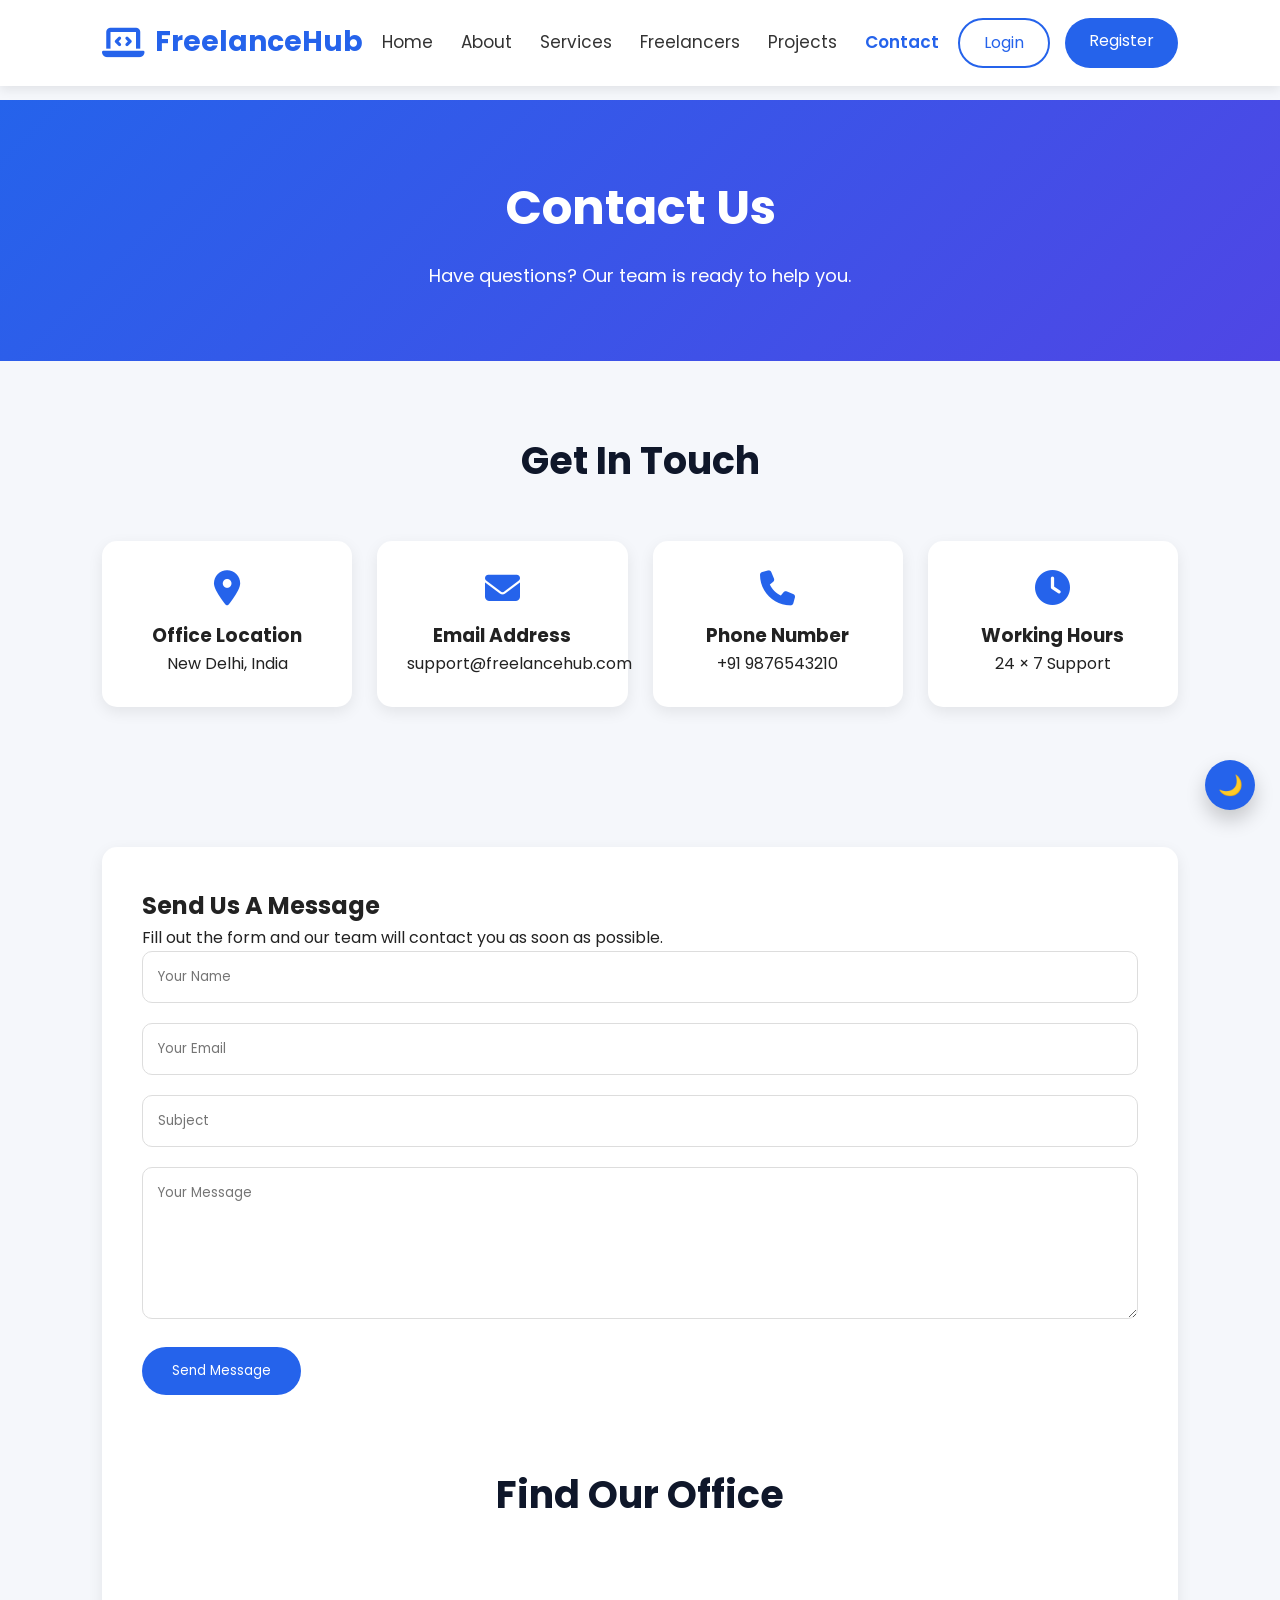
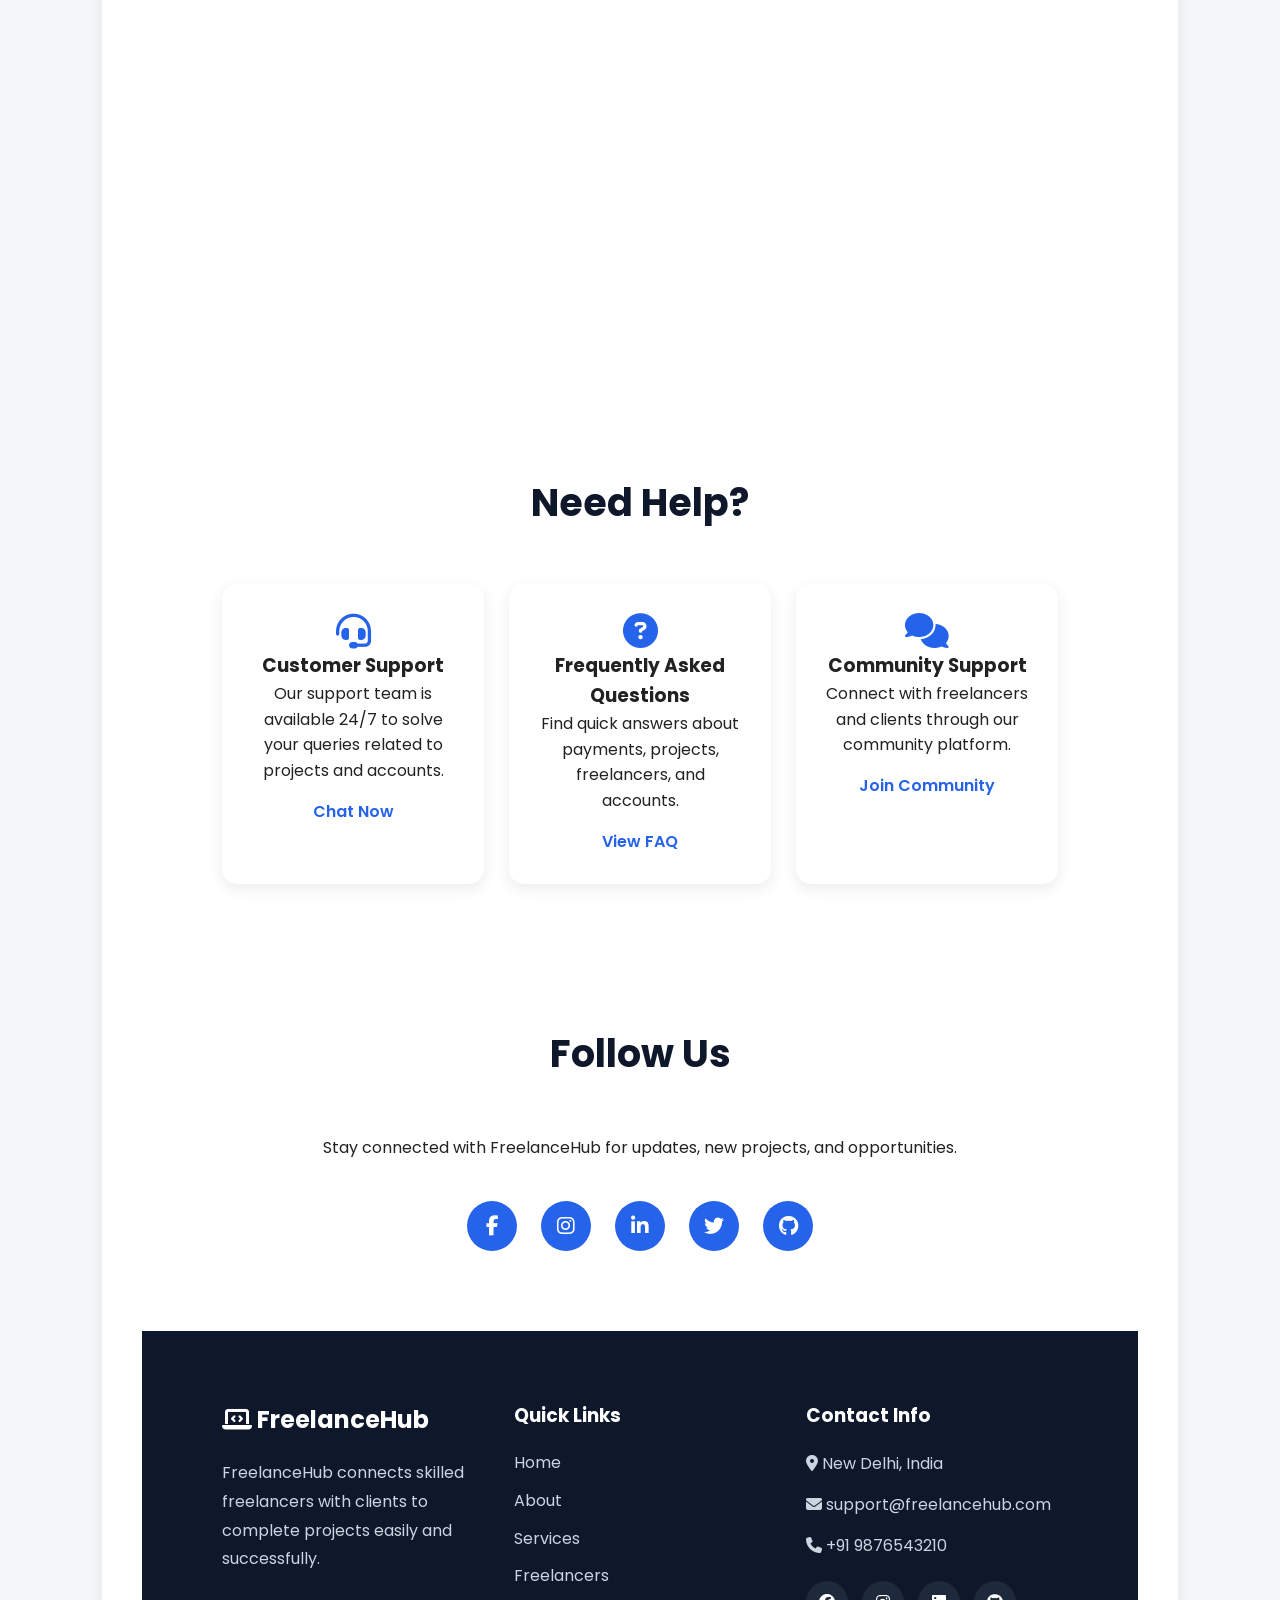
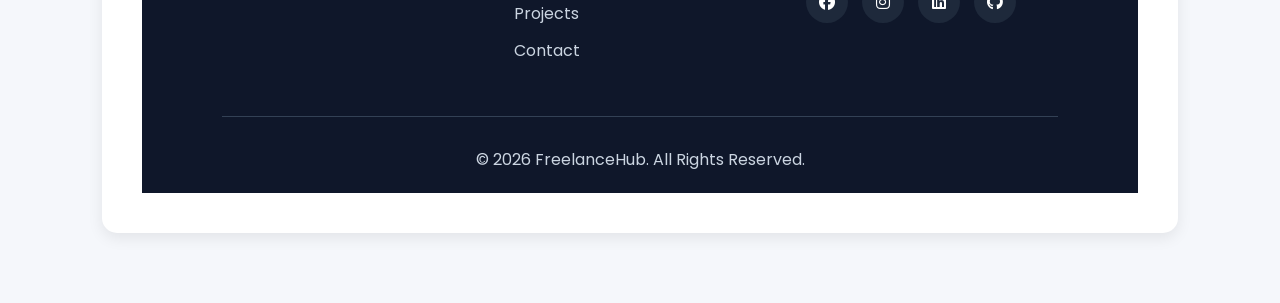
<file: contact.html>
<!DOCTYPE html>
<html lang="en">

<head>

<meta charset="UTF-8">

<meta name="viewport" content="width=device-width, initial-scale=1.0">

<title>Contact Us | FreelanceHub</title>


<link rel="stylesheet" href="style.css">


<link rel="stylesheet"
href="https://cdnjs.cloudflare.com/ajax/libs/font-awesome/6.6.0/css/all.min.css">


<link href="https://fonts.googleapis.com/css2?family=Poppins:wght@300;400;500;600;700&display=swap"
rel="stylesheet">


</head>


<body>


<!-- ================= HEADER ================= -->


<header>


<div class="logo">

<i class="fa-solid fa-laptop-code"></i>

<span>FreelanceHub</span>

</div>



<nav>


<ul>


<li><a href="index.html">Home</a></li>


<li><a href="about.html">About</a></li>


<li><a href="services.html">Services</a></li>


<li><a href="freelancers.html">Freelancers</a></li>


<li><a href="projects.html">Projects</a></li>


<li><a href="contact.html" class="active">Contact</a></li>


</ul>


</nav>



<div class="nav-btn">


<a href="login.html" class="login-btn">

Login

</a>


<a href="register.html" class="register-btn">

Register

</a>


</div>


</header>



<!-- ================= PAGE TITLE ================= -->


<section class="page-title">


<h1>

Contact Us

</h1>


<p>

Have questions? Our team is ready to help you.

</p>


</section>



<!-- ================= CONTACT INFORMATION ================= -->


<section class="contact-info">


<h2 class="section-title">

Get In Touch

</h2>



<div class="contact-container">



<div class="contact-card">


<i class="fa-solid fa-location-dot"></i>


<h3>

Office Location

</h3>


<p>

New Delhi, India

</p>


</div>



<div class="contact-card">


<i class="fa-solid fa-envelope"></i>


<h3>

Email Address

</h3>


<p>

support@freelancehub.com

</p>


</div>



<div class="contact-card">


<i class="fa-solid fa-phone"></i>


<h3>

Phone Number

</h3>


<p>

+91 9876543210

</p>


</div>



<div class="contact-card">


<i class="fa-solid fa-clock"></i>


<h3>

Working Hours

</h3>


<p>

24 × 7 Support

</p>


</div>



</div>


</section>



<!-- ================= CONTACT FORM ================= -->


<section class="contact-form-section">


<div class="form-container">


<div class="form-content">


<h2>

Send Us A Message

</h2>


<p>

Fill out the form and our team will contact you
as soon as possible.

</p>



<form>


<div class="input-group">


<input type="text"
placeholder="Your Name"
required>


</div>


<div class="input-group">


<input type="email"
placeholder="Your Email"
required>


</div>


<div class="input-group">


<input type="text"
placeholder="Subject"
required>


</div>


<div class="input-group">


<textarea rows="6"
placeholder="Your Message"></textarea>


</div>


<button type="submit">

Send Message

</button>


</form>


</div>


<!-- ================= MAP SECTION ================= -->

<section class="map-section">

    <h2 class="section-title">

        Find Our Office

    </h2>


    <div class="map-container">

        <iframe

        src="https://maps.google.com/maps?q=New%20Delhi%20India&t=&z=13&ie=UTF8&iwloc=&output=embed"

        width="100%"

        height="350"

        style="border:0;"

        allowfullscreen=""

        loading="lazy">

        </iframe>

    </div>


</section>



<!-- ================= SUPPORT SECTION ================= -->


<section class="support-section">


<h2 class="section-title">

Need Help?

</h2>



<div class="support-container">



<div class="support-card">


<i class="fa-solid fa-headset"></i>


<h3>

Customer Support

</h3>


<p>

Our support team is available 24/7 to solve
your queries related to projects and accounts.

</p>


<a href="messages.html">

Chat Now

</a>


</div>




<div class="support-card">


<i class="fa-solid fa-circle-question"></i>


<h3>

Frequently Asked Questions

</h3>


<p>

Find quick answers about payments,
projects, freelancers, and accounts.

</p>


<a href="faq.html">

View FAQ

</a>


</div>




<div class="support-card">


<i class="fa-solid fa-comments"></i>


<h3>

Community Support

</h3>


<p>

Connect with freelancers and clients
through our community platform.

</p>


<a href="register.html">

Join Community

</a>


</div>



</div>


</section>




<!-- ================= SOCIAL MEDIA ================= -->


<section class="social-section">


<h2 class="section-title">

Follow Us

</h2>



<p>

Stay connected with FreelanceHub for updates,
new projects, and opportunities.

</p>



<div class="social-large">


<a href="#">

<i class="fab fa-facebook-f"></i>

</a>



<a href="#">

<i class="fab fa-instagram"></i>

</a>



<a href="#">

<i class="fab fa-linkedin-in"></i>

</a>



<a href="#">

<i class="fab fa-twitter"></i>

</a>



<a href="#">

<i class="fab fa-github"></i>

</a>



</div>



</section>

<!-- ================= FOOTER ================= -->

<footer>


<div class="footer-container">


<div class="footer-box">


<h2>

<i class="fa-solid fa-laptop-code"></i>

FreelanceHub

</h2>


<p>

FreelanceHub connects skilled freelancers
with clients to complete projects easily
and successfully.

</p>


</div>




<div class="footer-box">


<h3>

Quick Links

</h3>


<ul>


<li>

<a href="index.html">

Home

</a>

</li>


<li>

<a href="about.html">

About

</a>

</li>


<li>

<a href="services.html">

Services

</a>

</li>


<li>

<a href="freelancers.html">

Freelancers

</a>

</li>


<li>

<a href="projects.html">

Projects

</a>

</li>


<li>

<a href="contact.html">

Contact

</a>

</li>


</ul>


</div>




<div class="footer-box">


<h3>

Contact Info

</h3>


<p>

<i class="fa-solid fa-location-dot"></i>

New Delhi, India

</p>


<p>

<i class="fa-solid fa-envelope"></i>

support@freelancehub.com

</p>


<p>

<i class="fa-solid fa-phone"></i>

+91 9876543210

</p>



<div class="social-icons">


<a href="#">

<i class="fab fa-facebook"></i>

</a>


<a href="#">

<i class="fab fa-instagram"></i>

</a>


<a href="#">

<i class="fab fa-linkedin"></i>

</a>


<a href="#">

<i class="fab fa-github"></i>

</a>


</div>



</div>


</div>



<hr>



<div class="copyright">


<p>

© 2026 FreelanceHub. All Rights Reserved.

</p>


</div>



</footer>




<!-- ================= JAVASCRIPT ================= -->


<script src="app.js"></script>



</body>

</html>
</file>
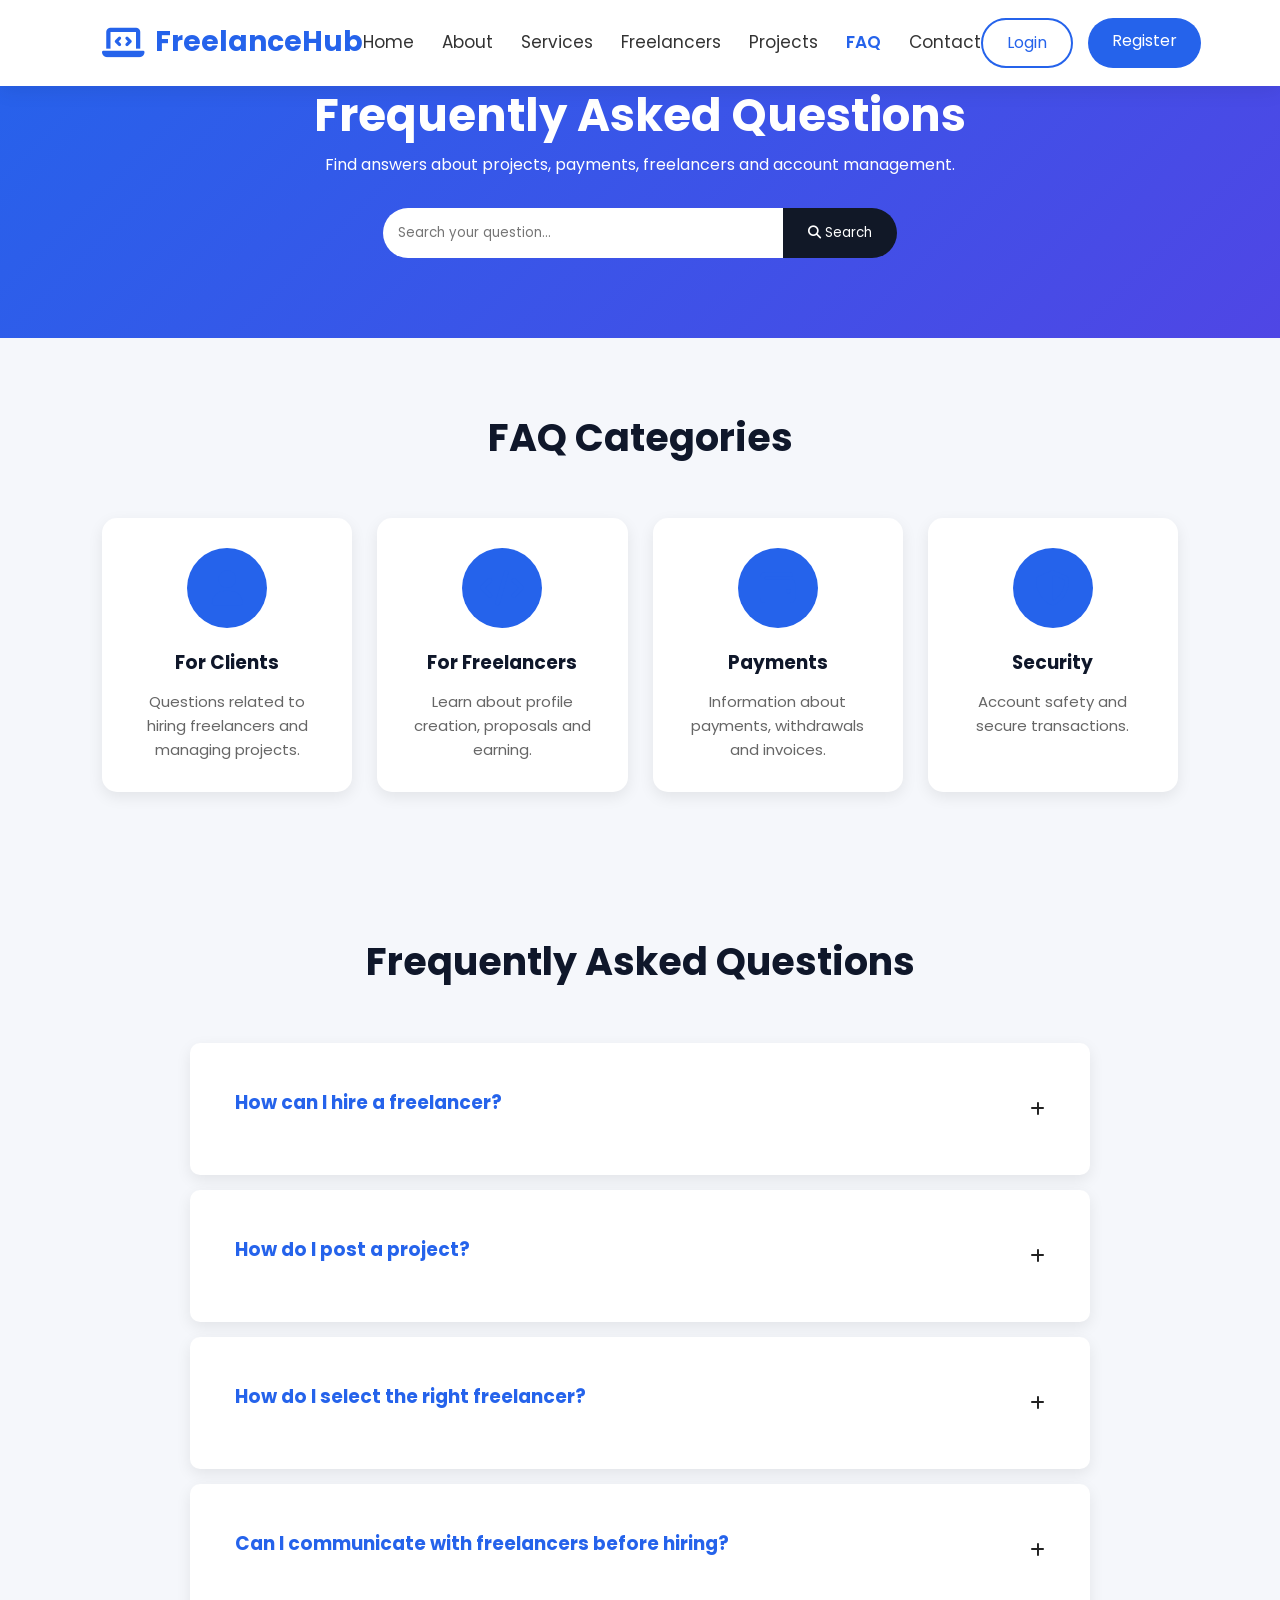
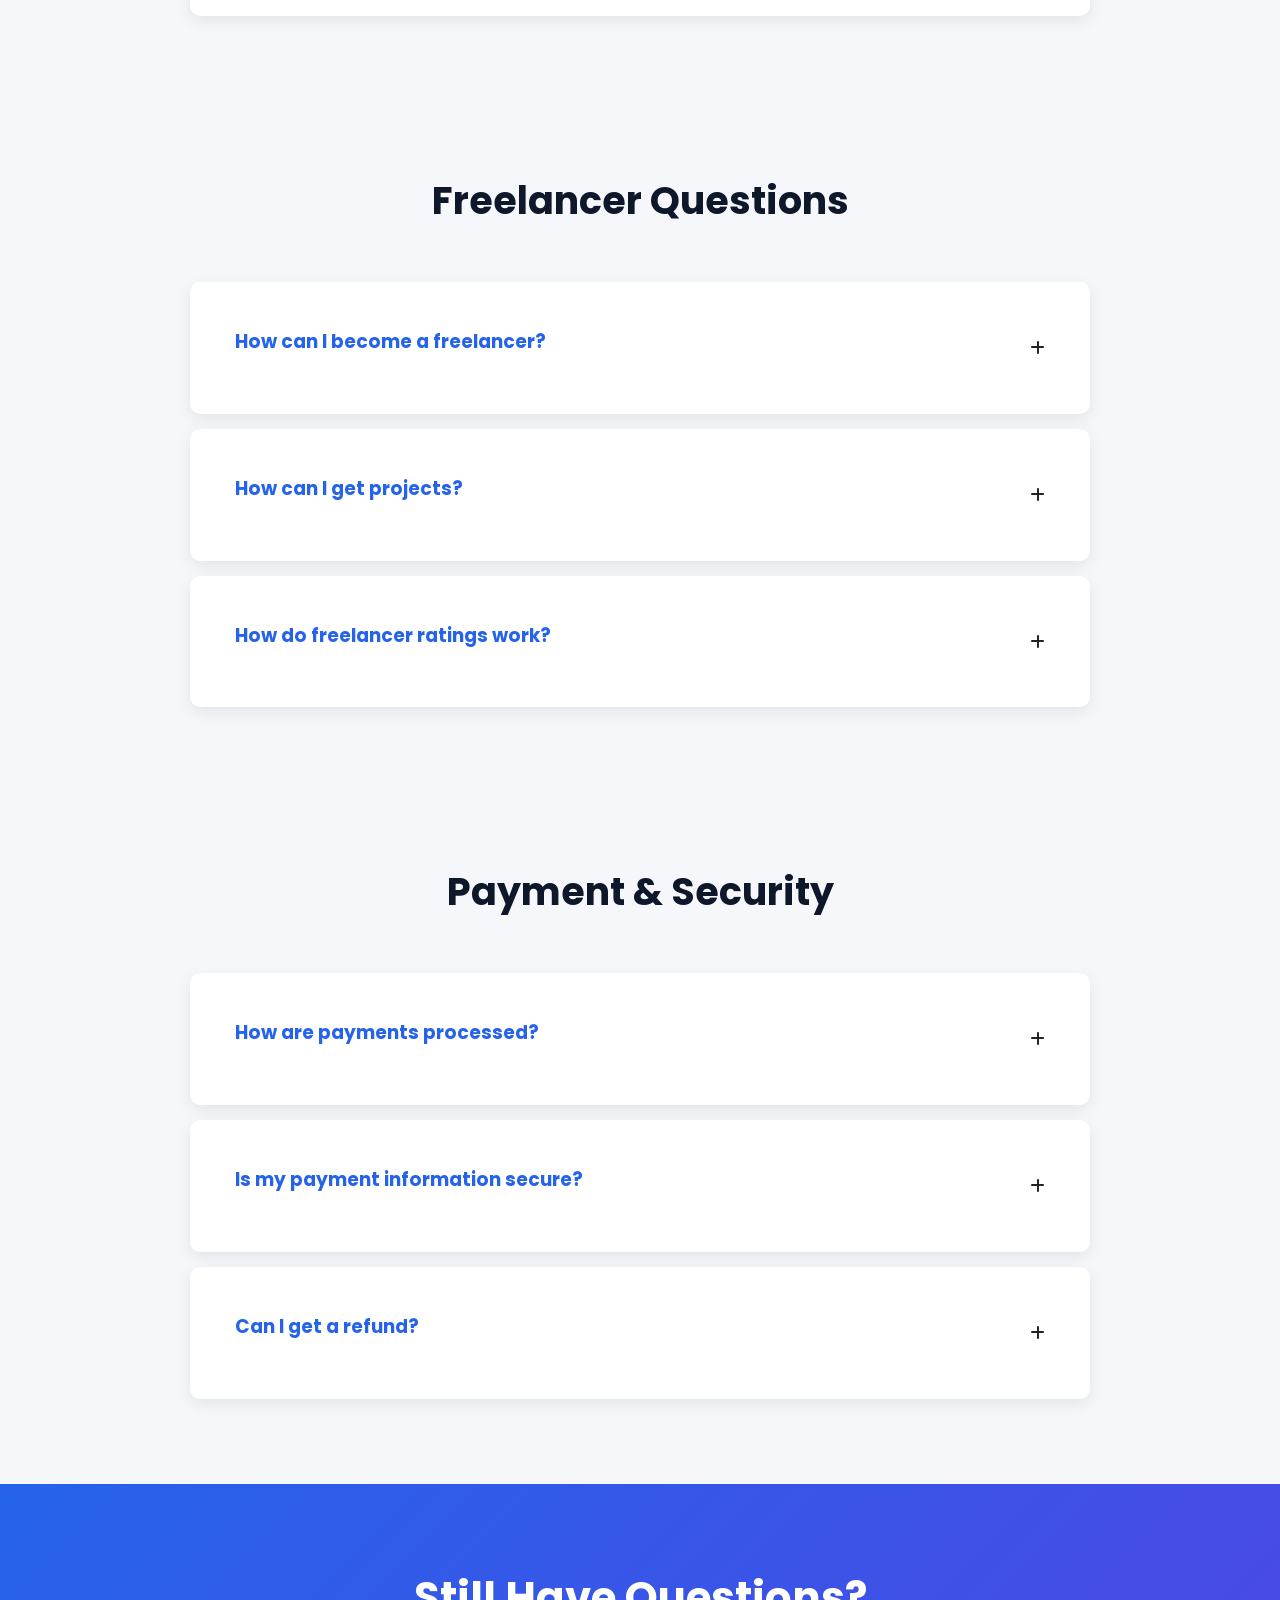
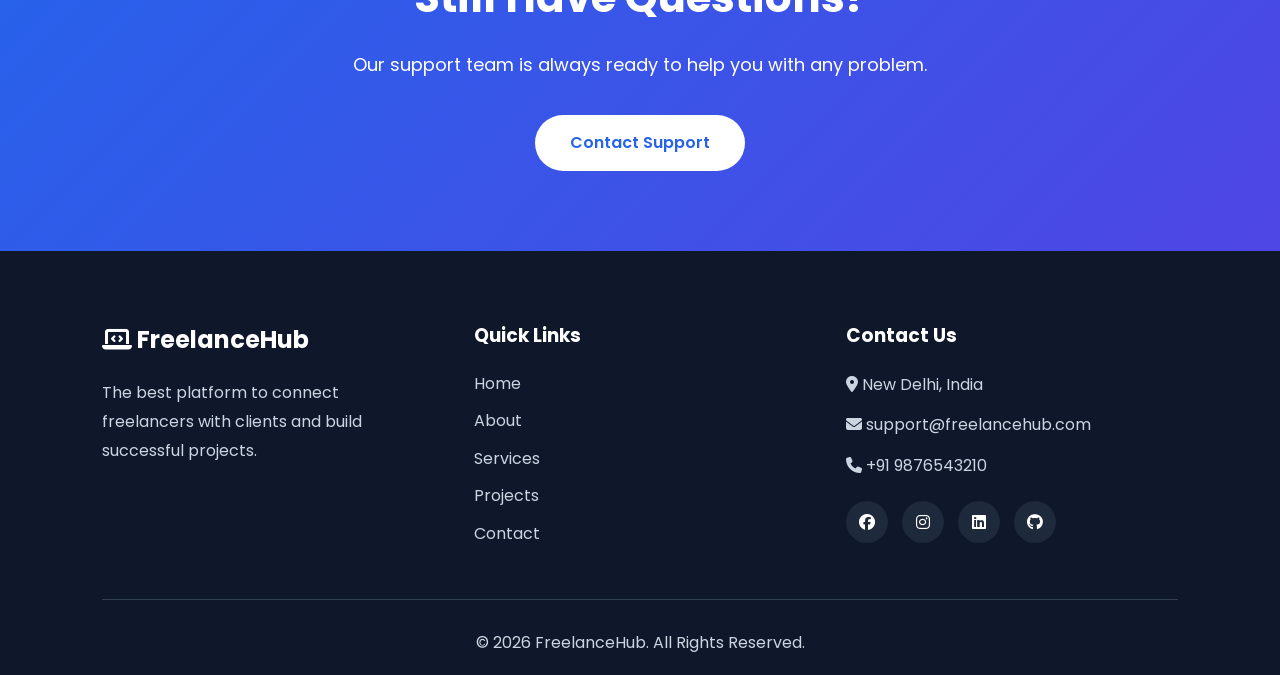
<file: faq.html>
<!DOCTYPE html>
<html lang="en">

<head>

<meta charset="UTF-8">

<meta name="viewport" content="width=device-width, initial-scale=1.0">

<title>FAQ | FreelanceHub</title>


<link rel="stylesheet" href="style.css">


<link rel="stylesheet"
href="https://cdnjs.cloudflare.com/ajax/libs/font-awesome/6.6.0/css/all.min.css">


<link href="https://fonts.googleapis.com/css2?family=Poppins:wght@300;400;500;600;700&display=swap"
rel="stylesheet">


</head>


<body>


<!-- ================= HEADER ================= -->


<header>


<div class="logo">

<i class="fa-solid fa-laptop-code"></i>

<span>FreelanceHub</span>

</div>



<nav>

<ul>

<li>
<a href="index.html">
Home
</a>
</li>


<li>
<a href="about.html">
About
</a>
</li>


<li>
<a href="services.html">
Services
</a>
</li>


<li>
<a href="freelancers.html">
Freelancers
</a>
</li>


<li>
<a href="projects.html">
Projects
</a>
</li>


<li>
<a href="faq.html" class="active">
FAQ
</a>
</li>


<li>
<a href="contact.html">
Contact
</a>
</li>

</ul>

</nav>



<div class="nav-btn">


<a href="login.html" class="login-btn">

Login

</a>


<a href="register.html" class="register-btn">

Register

</a>


</div>


</header>



<!-- ================= FAQ HERO ================= -->


<section class="faq-hero">


<h1>

Frequently Asked Questions

</h1>


<p>

Find answers about projects, payments,
freelancers and account management.

</p>



<div class="faq-search">


<input type="text"
placeholder="Search your question...">


<button>

<i class="fa-solid fa-search"></i>

Search

</button>


</div>


</section>




<!-- ================= FAQ CATEGORY ================= -->


<section class="faq-category">


<h2 class="section-title">

FAQ Categories

</h2>



<div class="category-container">


<div class="category-card">


<i class="fa-solid fa-user"></i>


<h3>

For Clients

</h3>


<p>

Questions related to hiring freelancers
and managing projects.

</p>


</div>



<div class="category-card">


<i class="fa-solid fa-code"></i>


<h3>

For Freelancers

</h3>


<p>

Learn about profile creation,
proposals and earning.

</p>


</div>



<div class="category-card">


<i class="fa-solid fa-wallet"></i>


<h3>

Payments

</h3>


<p>

Information about payments,
withdrawals and invoices.

</p>


</div>



<div class="category-card">


<i class="fa-solid fa-shield-halved"></i>


<h3>

Security

</h3>


<p>

Account safety and secure transactions.

</p>


</div>



</div>


</section>

<!-- ================= CLIENT FAQ ================= -->

<section class="faq-section">


<h2 class="section-title">

Frequently Asked Questions

</h2>



<div class="faq-container">



<div class="faq-item">


<div class="faq-question">


<h3>

How can I hire a freelancer?

</h3>


<i class="fa-solid fa-plus"></i>


</div>


<div class="faq-answer">


<p>

You can create an account, search for skilled
freelancers, check their profiles, and send
a project request.

</p>


</div>


</div>




<div class="faq-item">


<div class="faq-question">


<h3>

How do I post a project?

</h3>


<i class="fa-solid fa-plus"></i>


</div>


<div class="faq-answer">


<p>

After registration, go to the Projects section,
click on "Post Project", add requirements,
budget and submit.

</p>


</div>


</div>




<div class="faq-item">


<div class="faq-question">


<h3>

How do I select the right freelancer?

</h3>


<i class="fa-solid fa-plus"></i>


</div>


<div class="faq-answer">


<p>

You can check freelancer ratings,
previous projects, skills, experience,
and client reviews before hiring.

</p>


</div>


</div>




<div class="faq-item">


<div class="faq-question">


<h3>

Can I communicate with freelancers before hiring?

</h3>


<i class="fa-solid fa-plus"></i>


</div>


<div class="faq-answer">


<p>

Yes, FreelanceHub provides a messaging
system where clients and freelancers can
discuss project requirements.

</p>


</div>


</div>


</div>


</section>




<!-- ================= FREELANCER FAQ ================= -->


<section class="faq-section">


<h2 class="section-title">

Freelancer Questions

</h2>



<div class="faq-container">



<div class="faq-item">


<div class="faq-question">


<h3>

How can I become a freelancer?

</h3>


<i class="fa-solid fa-plus"></i>


</div>


<div class="faq-answer">


<p>

Register as a freelancer, complete your
profile, add skills, portfolio and start
applying for projects.

</p>


</div>


</div>




<div class="faq-item">


<div class="faq-question">


<h3>

How can I get projects?

</h3>


<i class="fa-solid fa-plus"></i>


</div>


<div class="faq-answer">


<p>

Browse available projects and submit
professional proposals according to your
skills and experience.

</p>


</div>


</div>




<div class="faq-item">


<div class="faq-question">


<h3>

How do freelancer ratings work?

</h3>


<i class="fa-solid fa-plus"></i>


</div>


<div class="faq-answer">


<p>

Clients can rate freelancers after project
completion. Higher ratings improve your
profile visibility.

</p>


</div>


</div>



</div>


</section>




<!-- ================= PAYMENT FAQ ================= -->


<section class="faq-section">


<h2 class="section-title">

Payment & Security

</h2>



<div class="faq-container">



<div class="faq-item">


<div class="faq-question">


<h3>

How are payments processed?

</h3>


<i class="fa-solid fa-plus"></i>


</div>


<div class="faq-answer">


<p>

Payments are processed securely through
our platform after project milestones are
completed.

</p>


</div>


</div>




<div class="faq-item">


<div class="faq-question">


<h3>

Is my payment information secure?

</h3>


<i class="fa-solid fa-plus"></i>


</div>


<div class="faq-answer">


<p>

Yes, FreelanceHub uses secure payment
methods to protect user information and
transactions.

</p>


</div>


</div>




<div class="faq-item">


<div class="faq-question">


<h3>

Can I get a refund?

</h3>


<i class="fa-solid fa-plus"></i>


</div>


<div class="faq-answer">


<p>

Refund policies depend on project status,
agreements and platform guidelines.

</p>


</div>


</div>



</div>


</section>

<!-- ================= CTA SECTION ================= -->

<section class="cta">


<h2>

Still Have Questions?

</h2>


<p>

Our support team is always ready to help
you with any problem.

</p>


<a href="contact.html" class="cta-btn">

Contact Support

</a>


</section>



<!-- ================= FOOTER ================= -->


<footer>


<div class="footer-container">


<div class="footer-box">


<h2>

<i class="fa-solid fa-laptop-code"></i>

FreelanceHub

</h2>


<p>

The best platform to connect freelancers
with clients and build successful projects.

</p>


</div>




<div class="footer-box">


<h3>

Quick Links

</h3>


<ul>


<li>

<a href="index.html">

Home

</a>

</li>


<li>

<a href="about.html">

About

</a>

</li>


<li>

<a href="services.html">

Services

</a>

</li>


<li>

<a href="projects.html">

Projects

</a>

</li>


<li>

<a href="contact.html">

Contact

</a>

</li>


</ul>


</div>




<div class="footer-box">


<h3>

Contact Us

</h3>


<p>

<i class="fa-solid fa-location-dot"></i>

New Delhi, India

</p>


<p>

<i class="fa-solid fa-envelope"></i>

support@freelancehub.com

</p>


<p>

<i class="fa-solid fa-phone"></i>

+91 9876543210

</p>



<div class="social-icons">


<a href="#">

<i class="fab fa-facebook"></i>

</a>


<a href="#">

<i class="fab fa-instagram"></i>

</a>


<a href="#">

<i class="fab fa-linkedin"></i>

</a>


<a href="#">

<i class="fab fa-github"></i>

</a>


</div>


</div>


</div>



<hr>



<div class="copyright">


<p>

© 2026 FreelanceHub. All Rights Reserved.

</p>


</div>



</footer>



<!-- ================= JAVASCRIPT ================= -->


<script>


const faqItems = document.querySelectorAll(".faq-item");


faqItems.forEach(item => {


    const question = item.querySelector(".faq-question");


    question.addEventListener("click",()=>{


        item.classList.toggle("active");


        let icon = question.querySelector("i");


        if(item.classList.contains("active")){

            icon.classList.remove("fa-plus");

            icon.classList.add("fa-minus");

        }

        else{

            icon.classList.remove("fa-minus");

            icon.classList.add("fa-plus");

        }


    });


});


</script>



<script src="app.js"></script>



</body>

</html>
</file>
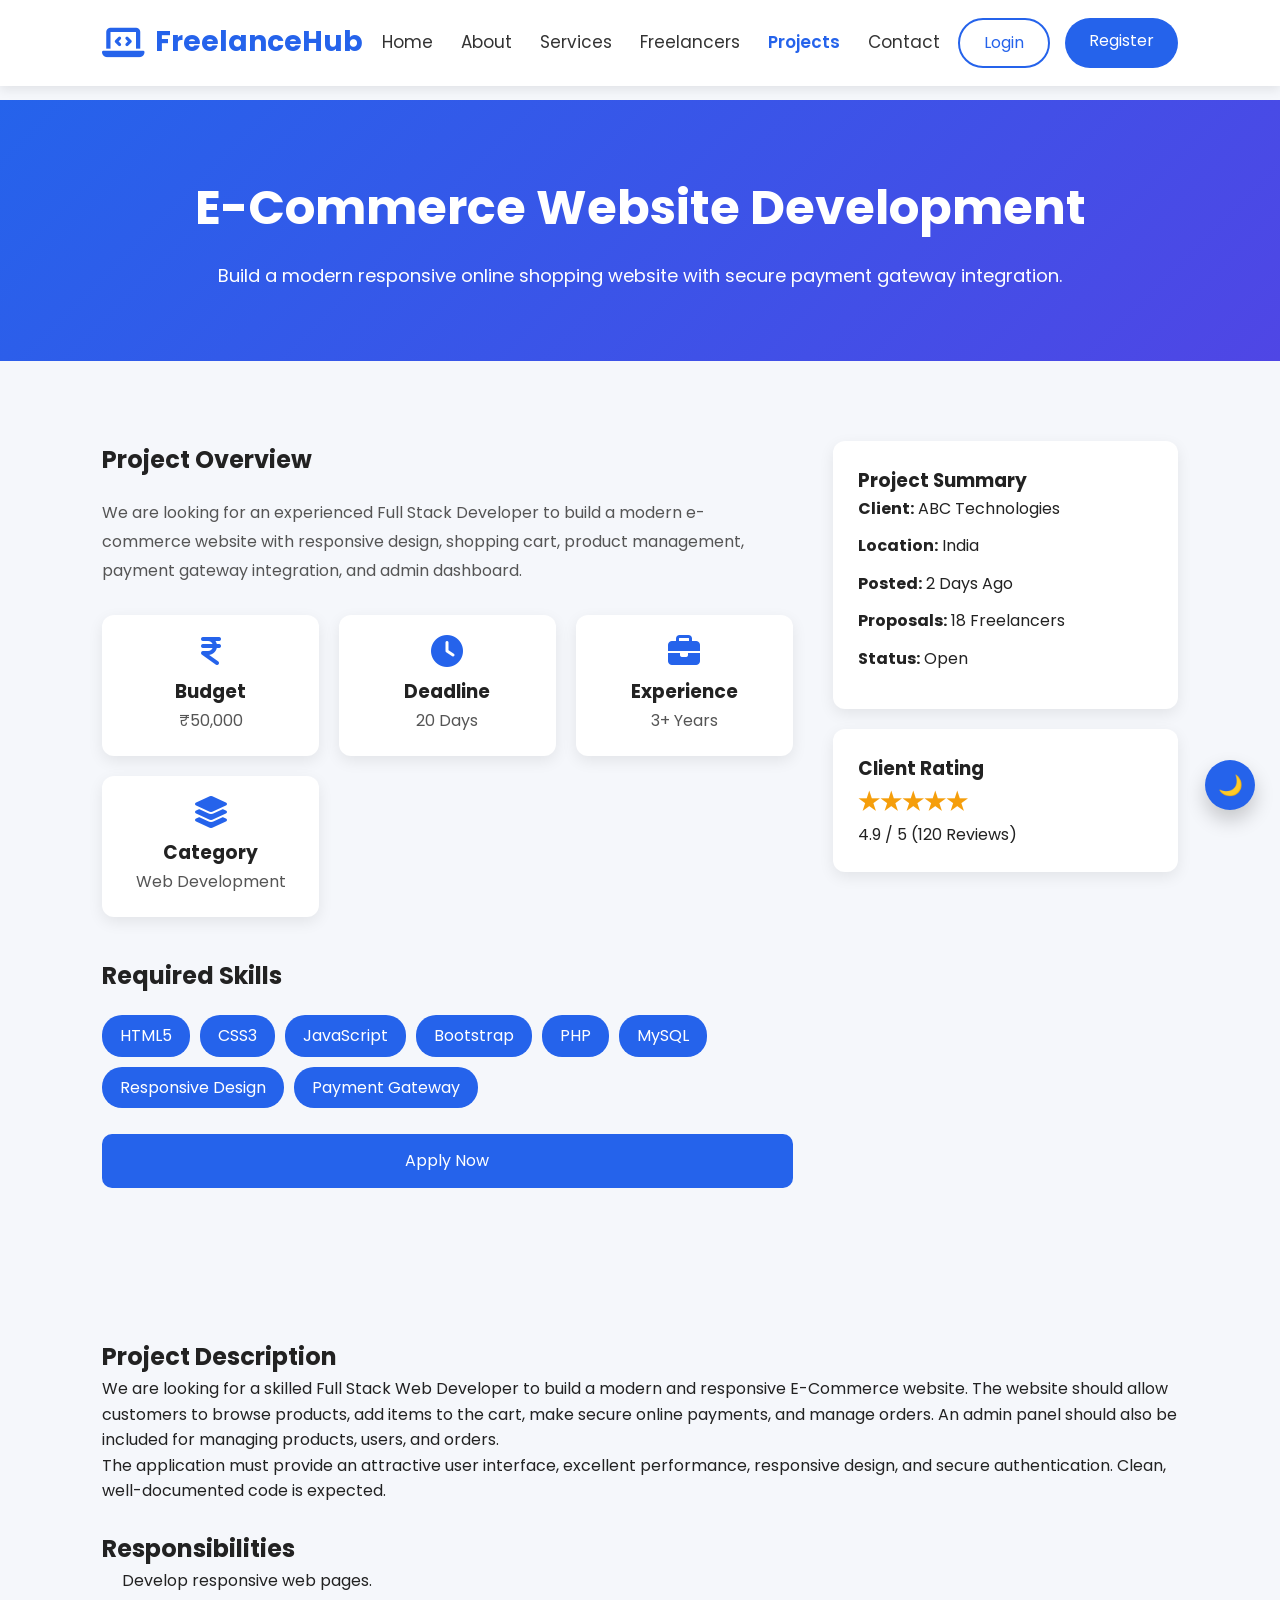
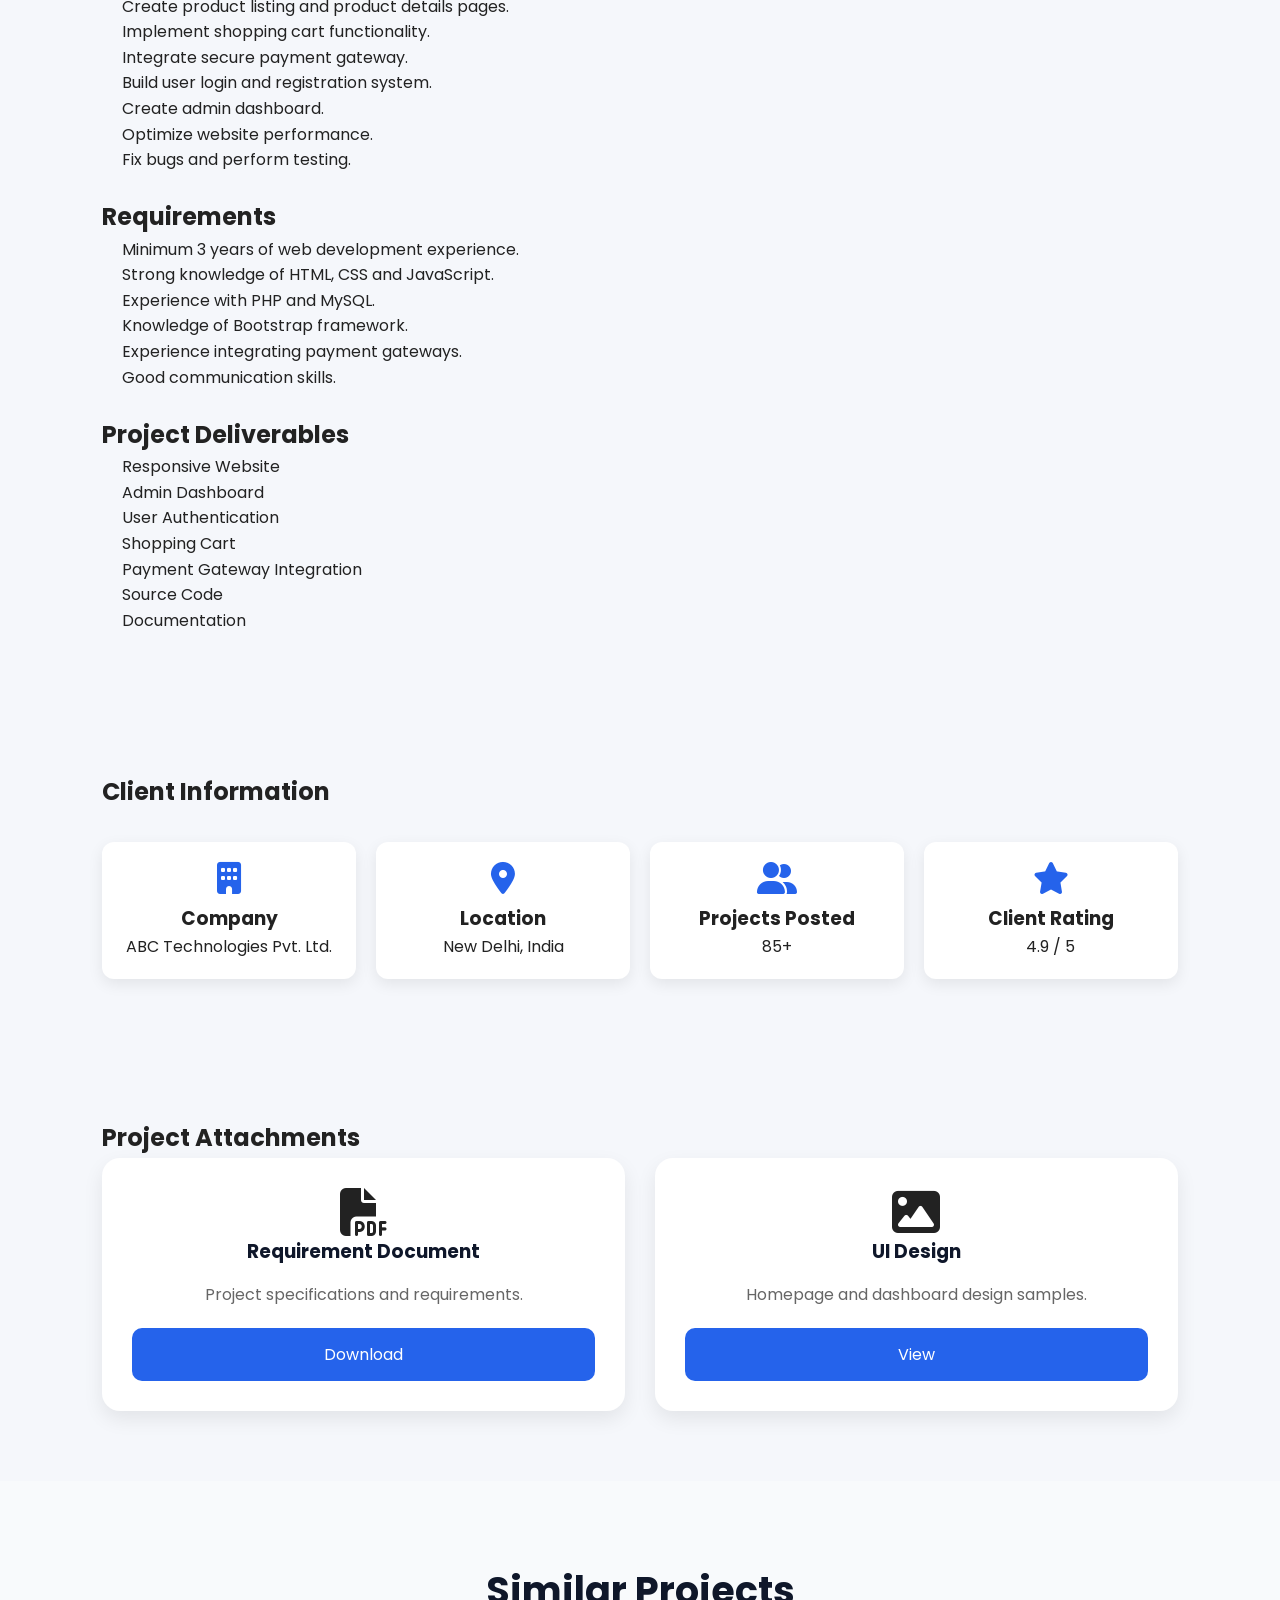
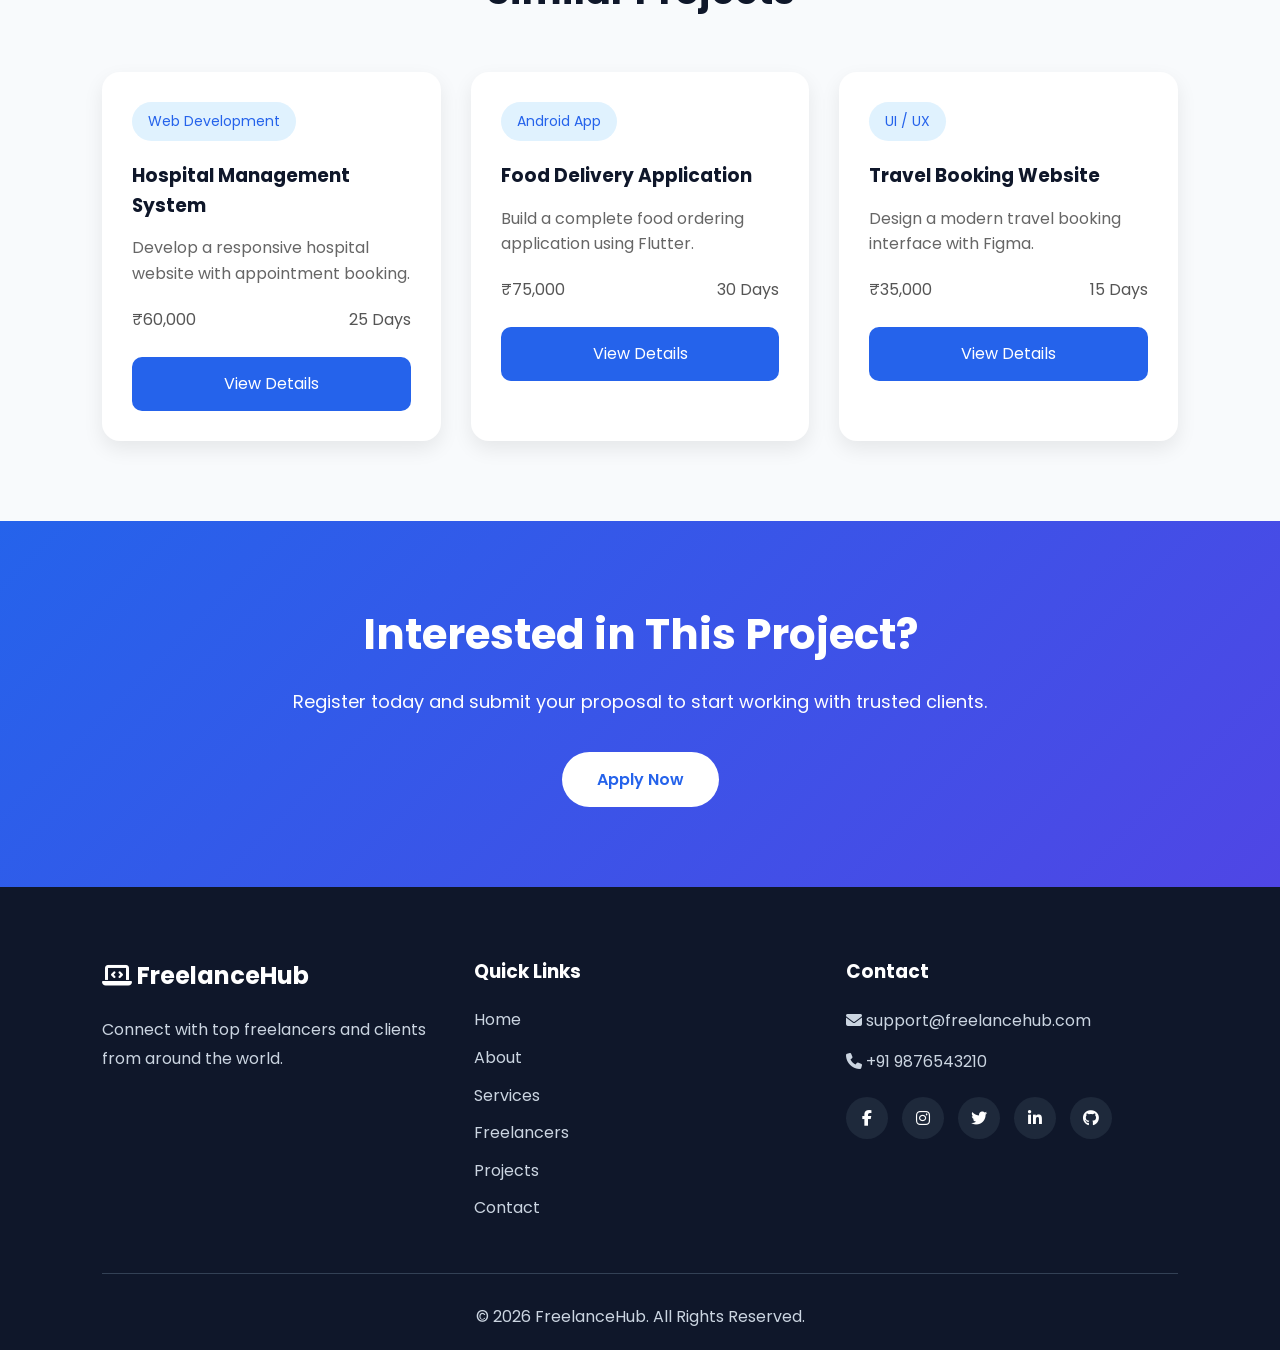
<file: project-details.html>
<!DOCTYPE html>
<html lang="en">

<head>

    <meta charset="UTF-8">
    <meta name="viewport" content="width=device-width, initial-scale=1.0">

    <title>Project Details | FreelanceHub</title>

    <!-- CSS -->
    <link rel="stylesheet" href="style.css">

    <!-- Font Awesome -->
    <link rel="stylesheet"
        href="https://cdnjs.cloudflare.com/ajax/libs/font-awesome/6.6.0/css/all.min.css">

    <!-- Google Font -->
    <link href="https://fonts.googleapis.com/css2?family=Poppins:wght@300;400;500;600;700&display=swap"
        rel="stylesheet">

</head>

<body>

<!-- ================= HEADER ================= -->

<header>

    <div class="logo">

        <i class="fa-solid fa-laptop-code"></i>

        <span>FreelanceHub</span>

    </div>

    <nav>

        <ul>

            <li><a href="index.html">Home</a></li>

            <li><a href="about.html">About</a></li>

            <li><a href="services.html">Services</a></li>

            <li><a href="freelancers.html">Freelancers</a></li>

            <li><a href="projects.html" class="active">Projects</a></li>

            <li><a href="contact.html">Contact</a></li>

        </ul>

    </nav>

    <div class="nav-btn">

        <a href="login.html" class="login-btn">Login</a>

        <a href="register.html" class="register-btn">Register</a>

    </div>

</header>

<!-- ================= PAGE TITLE ================= -->

<section class="page-title">

    <h1>E-Commerce Website Development</h1>

    <p>

        Build a modern responsive online shopping website
        with secure payment gateway integration.

    </p>

</section>

<!-- ================= PROJECT DETAILS ================= -->

<section class="project-details">

<div class="details-container">

<!-- Left Content -->

<div class="project-content">

<h2>Project Overview</h2>

<p>

We are looking for an experienced Full Stack Developer
to build a modern e-commerce website with responsive
design, shopping cart, product management, payment
gateway integration, and admin dashboard.

</p>

<div class="info-grid">

<div class="info-card">

<i class="fa-solid fa-indian-rupee-sign"></i>

<h3>Budget</h3>

<p>₹50,000</p>

</div>

<div class="info-card">

<i class="fa-solid fa-clock"></i>

<h3>Deadline</h3>

<p>20 Days</p>

</div>

<div class="info-card">

<i class="fa-solid fa-briefcase"></i>

<h3>Experience</h3>

<p>3+ Years</p>

</div>

<div class="info-card">

<i class="fa-solid fa-layer-group"></i>

<h3>Category</h3>

<p>Web Development</p>

</div>

</div>

<h2 style="margin-top:40px;">

Required Skills

</h2>

<div class="skills">

<span>HTML5</span>

<span>CSS3</span>

<span>JavaScript</span>

<span>Bootstrap</span>

<span>PHP</span>

<span>MySQL</span>

<span>Responsive Design</span>

<span>Payment Gateway</span>

</div>

<br>

<a href="#" class="project-btn">

Apply Now

</a>

</div>

<!-- Right Sidebar -->

<div class="project-sidebar">

<div class="sidebar-box">

<h3>

Project Summary

</h3>

<ul>

<li>

<strong>Client:</strong>

ABC Technologies

</li>

<li>

<strong>Location:</strong>

India

</li>

<li>

<strong>Posted:</strong>

2 Days Ago

</li>

<li>

<strong>Proposals:</strong>

18 Freelancers

</li>

<li>

<strong>Status:</strong>

Open

</li>

</ul>

</div>

<div class="sidebar-box">

<h3>

Client Rating

</h3>

<h2 style="color:#f59e0b;">

★★★★★

</h2>

<p>

4.9 / 5 (120 Reviews)

</p>

</div>

</div>

</div>

</section>

<!-- ================= PROJECT DESCRIPTION ================= -->

<section class="project-description">

    <div class="container">

        <h2>Project Description</h2>

        <p>
            We are looking for a skilled Full Stack Web Developer to build
            a modern and responsive E-Commerce website. The website should
            allow customers to browse products, add items to the cart,
            make secure online payments, and manage orders. An admin panel
            should also be included for managing products, users, and orders.
        </p>

        <p>
            The application must provide an attractive user interface,
            excellent performance, responsive design, and secure authentication.
            Clean, well-documented code is expected.
        </p>

        <br>

        <h2>Responsibilities</h2>

        <ul>

            <li>Develop responsive web pages.</li>

            <li>Create product listing and product details pages.</li>

            <li>Implement shopping cart functionality.</li>

            <li>Integrate secure payment gateway.</li>

            <li>Build user login and registration system.</li>

            <li>Create admin dashboard.</li>

            <li>Optimize website performance.</li>

            <li>Fix bugs and perform testing.</li>

        </ul>

        <br>

        <h2>Requirements</h2>

        <ul>

            <li>Minimum 3 years of web development experience.</li>

            <li>Strong knowledge of HTML, CSS and JavaScript.</li>

            <li>Experience with PHP and MySQL.</li>

            <li>Knowledge of Bootstrap framework.</li>

            <li>Experience integrating payment gateways.</li>

            <li>Good communication skills.</li>

        </ul>

        <br>

        <h2>Project Deliverables</h2>

        <ul>

            <li>Responsive Website</li>

            <li>Admin Dashboard</li>

            <li>User Authentication</li>

            <li>Shopping Cart</li>

            <li>Payment Gateway Integration</li>

            <li>Source Code</li>

            <li>Documentation</li>

        </ul>

    </div>

</section>

<!-- ================= CLIENT INFORMATION ================= -->

<section class="client-info">

    <div class="container">

        <h2>Client Information</h2>

        <div class="info-grid">

            <div class="info-card">

                <i class="fa-solid fa-building"></i>

                <h3>Company</h3>

                <p>ABC Technologies Pvt. Ltd.</p>

            </div>

            <div class="info-card">

                <i class="fa-solid fa-location-dot"></i>

                <h3>Location</h3>

                <p>New Delhi, India</p>

            </div>

            <div class="info-card">

                <i class="fa-solid fa-user-group"></i>

                <h3>Projects Posted</h3>

                <p>85+</p>

            </div>

            <div class="info-card">

                <i class="fa-solid fa-star"></i>

                <h3>Client Rating</h3>

                <p>4.9 / 5</p>

            </div>

        </div>

    </div>

</section>

<!-- ================= ATTACHMENTS ================= -->

<section class="attachments">

    <div class="container">

        <h2>Project Attachments</h2>

        <div class="project-container">

            <div class="project-card">

                <i class="fa-solid fa-file-pdf fa-3x"></i>

                <h3>Requirement Document</h3>

                <p>Project specifications and requirements.</p>

                <a href="#" class="project-btn">

                    Download

                </a>

            </div>

            <div class="project-card">

                <i class="fa-solid fa-image fa-3x"></i>

                <h3>UI Design</h3>

                <p>Homepage and dashboard design samples.</p>

                <a href="#" class="project-btn">

                    View

                </a>

            </div>

        </div>

    </div>

</section>
<!-- ================= SIMILAR PROJECTS ================= -->

<section class="projects">

    <h2 class="section-title">Similar Projects</h2>

    <div class="project-container">

        <div class="project-card">

            <span class="tag">Web Development</span>

            <h3>Hospital Management System</h3>

            <p>
                Develop a responsive hospital website with
                appointment booking.
            </p>

            <div class="project-info">
                <span>₹60,000</span>
                <span>25 Days</span>
            </div>

            <a href="project-details.html" class="project-btn">
                View Details
            </a>

        </div>

        <div class="project-card">

            <span class="tag">Android App</span>

            <h3>Food Delivery Application</h3>

            <p>
                Build a complete food ordering application
                using Flutter.
            </p>

            <div class="project-info">
                <span>₹75,000</span>
                <span>30 Days</span>
            </div>

            <a href="project-details.html" class="project-btn">
                View Details
            </a>

        </div>

        <div class="project-card">

            <span class="tag">UI / UX</span>

            <h3>Travel Booking Website</h3>

            <p>
                Design a modern travel booking interface
                with Figma.
            </p>

            <div class="project-info">
                <span>₹35,000</span>
                <span>15 Days</span>
            </div>

            <a href="project-details.html" class="project-btn">
                View Details
            </a>

        </div>

    </div>

</section>

<!-- ================= CTA ================= -->

<section class="cta">

    <h2>Interested in This Project?</h2>

    <p>

        Register today and submit your proposal to start
        working with trusted clients.

    </p>

    <a href="register.html" class="cta-btn">

        Apply Now

    </a>

</section>

<!-- ================= FOOTER ================= -->

<footer>

    <div class="footer-container">

        <div class="footer-box">

            <h2>

                <i class="fa-solid fa-laptop-code"></i>

                FreelanceHub

            </h2>

            <p>

                Connect with top freelancers and clients
                from around the world.

            </p>

        </div>

        <div class="footer-box">

            <h3>Quick Links</h3>

            <ul>

                <li><a href="index.html">Home</a></li>

                <li><a href="about.html">About</a></li>

                <li><a href="services.html">Services</a></li>

                <li><a href="freelancers.html">Freelancers</a></li>

                <li><a href="projects.html">Projects</a></li>

                <li><a href="contact.html">Contact</a></li>

            </ul>

        </div>

        <div class="footer-box">

            <h3>Contact</h3>

            <p>

                <i class="fa-solid fa-envelope"></i>

                support@freelancehub.com

            </p>

            <p>

                <i class="fa-solid fa-phone"></i>

                +91 9876543210

            </p>

            <div class="social-icons">

                <a href="#"><i class="fab fa-facebook-f"></i></a>

                <a href="#"><i class="fab fa-instagram"></i></a>

                <a href="#"><i class="fab fa-twitter"></i></a>

                <a href="#"><i class="fab fa-linkedin-in"></i></a>

                <a href="#"><i class="fab fa-github"></i></a>

            </div>

        </div>

    </div>

    <hr>

    <div class="copyright">

        <p>

            © 2026 FreelanceHub. All Rights Reserved.

        </p>

    </div>

</footer>

<!-- ================= JAVASCRIPT ================= -->

<script src="app.js"></script>

</body>

</html>
</file>
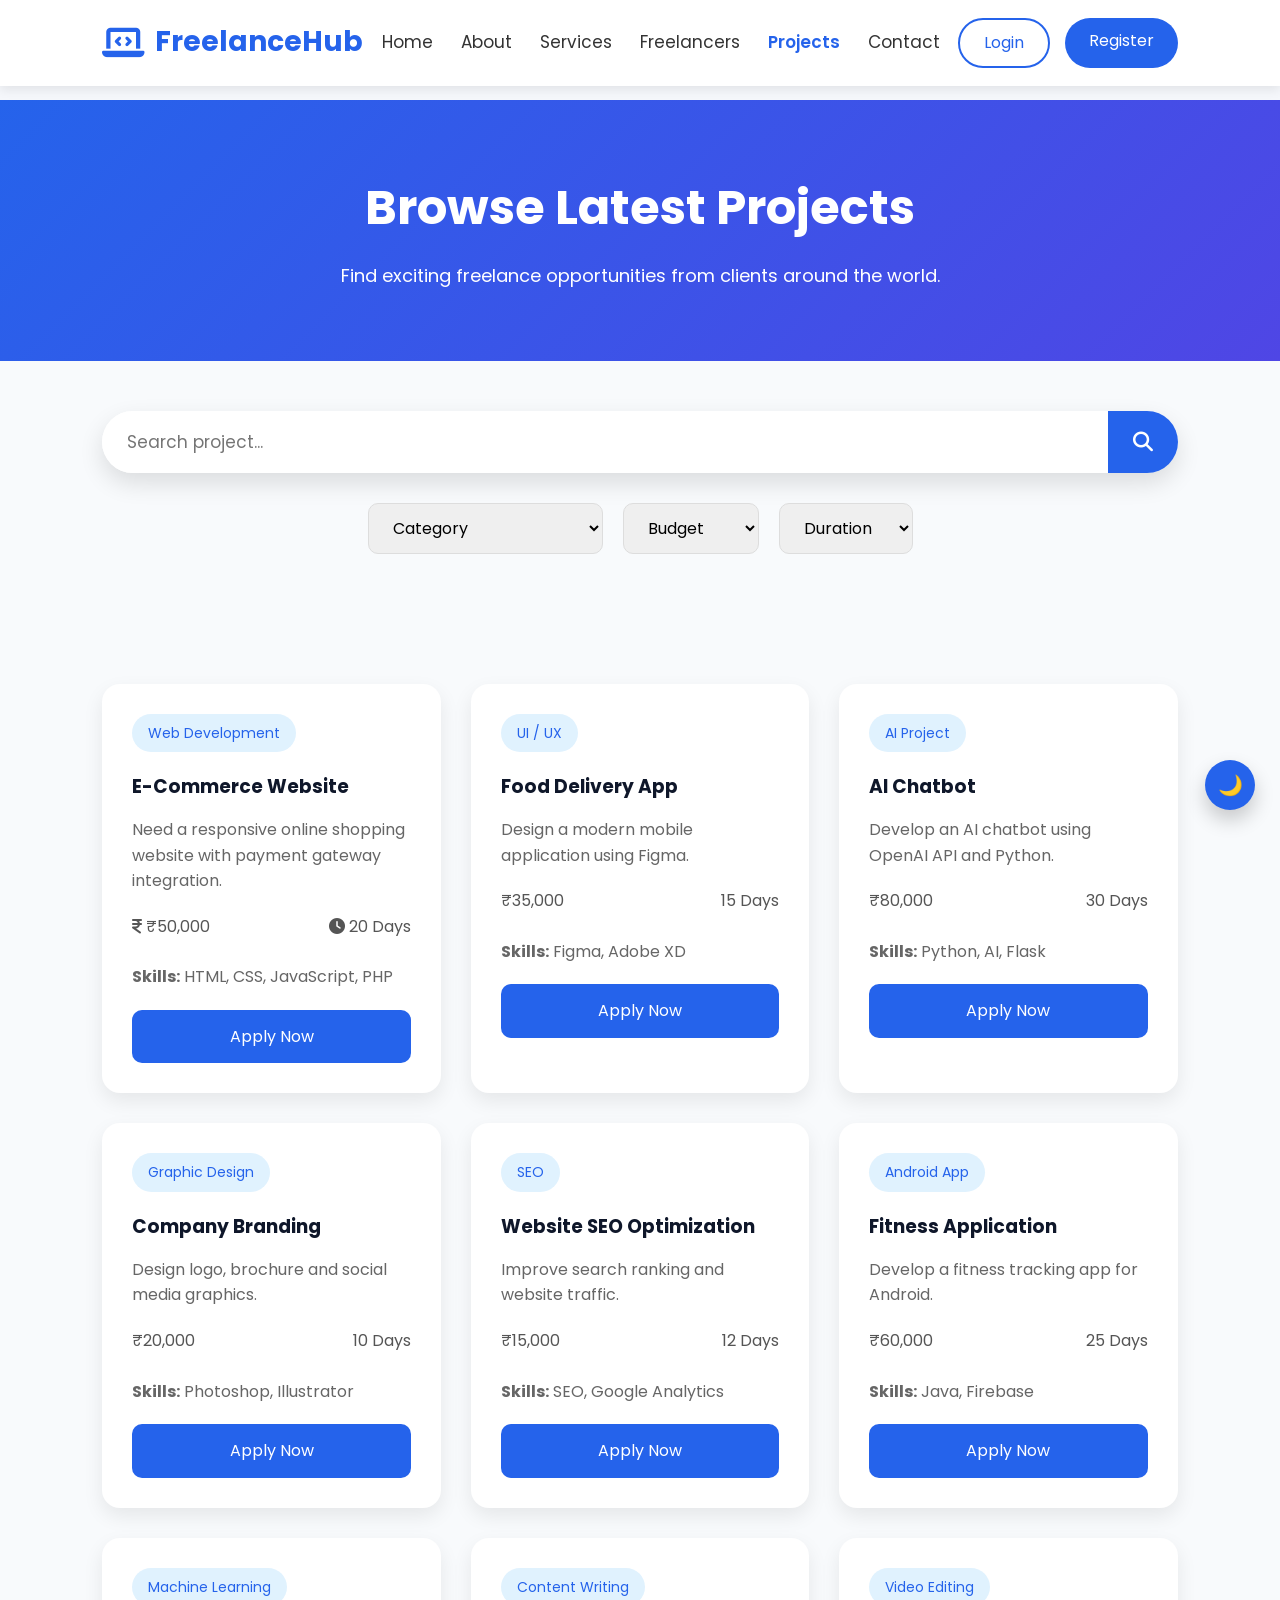
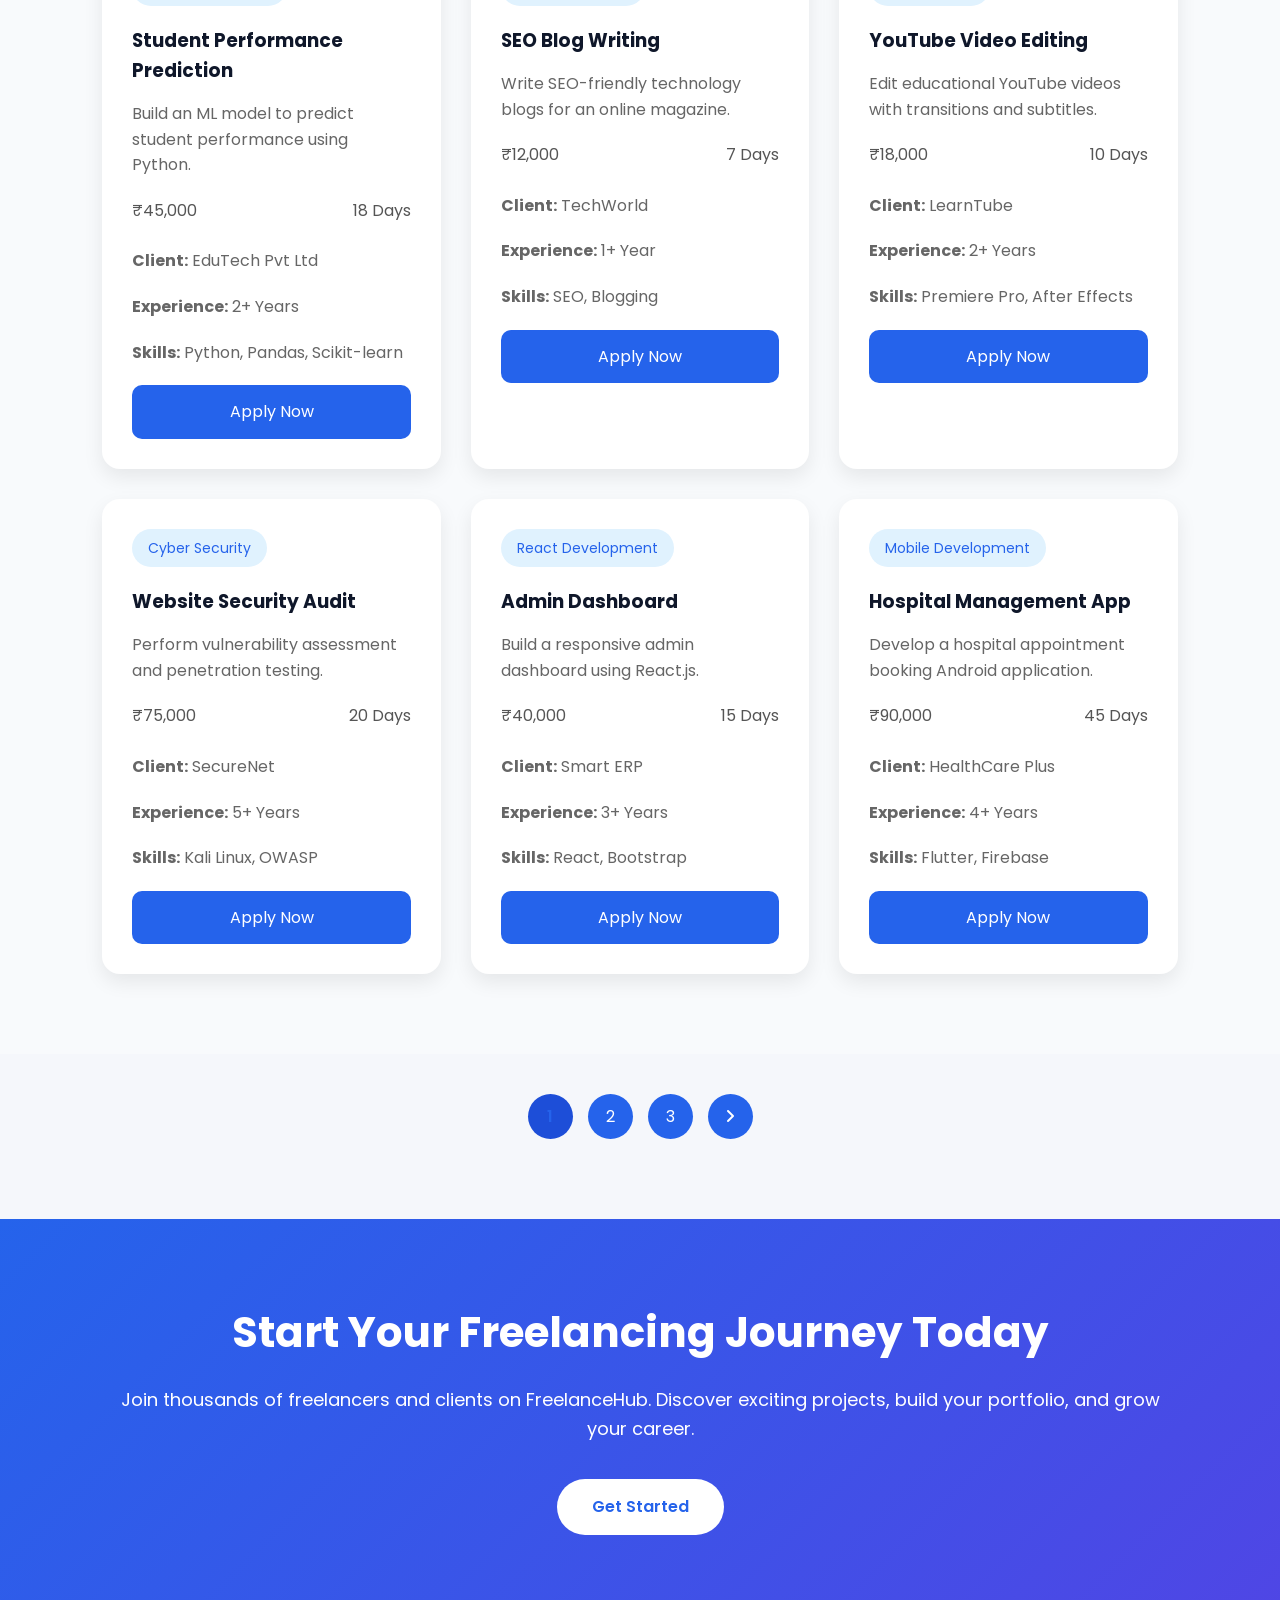
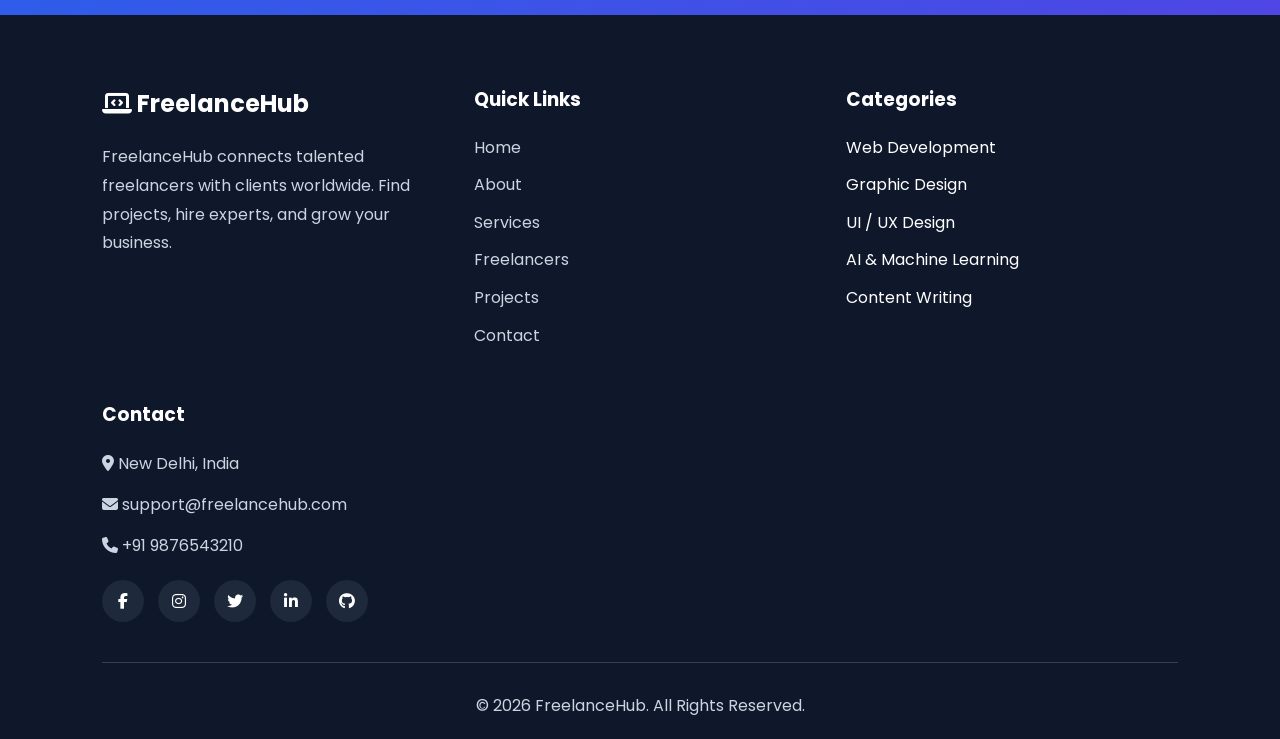
<file: projects.html>
<!DOCTYPE html>
<html lang="en">

<head>

    <meta charset="UTF-8">

    <meta name="viewport"
          content="width=device-width, initial-scale=1.0">

    <title>Projects | FreelanceHub</title>

    <link rel="stylesheet" href="style.css">

    <link rel="stylesheet"
href="https://cdnjs.cloudflare.com/ajax/libs/font-awesome/6.6.0/css/all.min.css">

    <link href="https://fonts.googleapis.com/css2?family=Poppins:wght@300;400;500;600;700&display=swap"
rel="stylesheet">

</head>

<body>

<!-- ================= HEADER ================= -->

<header>

<div class="logo">

<i class="fa-solid fa-laptop-code"></i>

<span>FreelanceHub</span>

</div>

<nav>

<ul>

<li><a href="index.html">Home</a></li>

<li><a href="about.html">About</a></li>

<li><a href="services.html">Services</a></li>

<li><a href="freelancers.html">Freelancers</a></li>

<li><a href="projects.html" class="active">Projects</a></li>

<li><a href="contact.html">Contact</a></li>

</ul>

</nav>

<div class="nav-btn">

<a href="login.html" class="login-btn">Login</a>

<a href="register.html" class="register-btn">Register</a>

</div>

</header>

<!-- ================= PAGE TITLE ================= -->

<section class="page-title">

<h1>Browse Latest Projects</h1>

<p>

Find exciting freelance opportunities from clients around the world.

</p>

</section>

<!-- ================= SEARCH & FILTER ================= -->

<section class="search-filter">

<div class="search-box">

<input
type="text"
placeholder="Search project...">

<button>

<i class="fa-solid fa-search"></i>

</button>

</div>

<div class="filters">

<select>

<option>Category</option>

<option>Web Development</option>

<option>Graphic Design</option>

<option>AI & Machine Learning</option>

<option>Digital Marketing</option>

<option>Content Writing</option>

</select>

<select>

<option>Budget</option>

<option>₹5,000+</option>

<option>₹10,000+</option>

<option>₹25,000+</option>

<option>₹50,000+</option>

</select>

<select>

<option>Duration</option>

<option>1 Week</option>

<option>2 Weeks</option>

<option>1 Month</option>

<option>3 Months</option>

</select>

</div>

</section>

<!-- ================= PROJECTS ================= -->

<section class="projects">

<div class="project-container">

<!-- Project 1 -->

<div class="project-card">

<span class="tag">Web Development</span>

<h3>E-Commerce Website</h3>

<p>

Need a responsive online shopping website
with payment gateway integration.

</p>

<div class="project-info">

<span>

<i class="fa-solid fa-indian-rupee-sign"></i>

₹50,000

</span>

<span>

<i class="fa-solid fa-clock"></i>

20 Days

</span>

</div>

<p><strong>Skills:</strong> HTML, CSS, JavaScript, PHP</p>

<a href="project-details.html"
class="project-btn">

Apply Now

</a>

</div>

<!-- Project 2 -->

<div class="project-card">

<span class="tag">UI / UX</span>

<h3>Food Delivery App</h3>

<p>

Design a modern mobile application
using Figma.

</p>

<div class="project-info">

<span>₹35,000</span>

<span>15 Days</span>

</div>

<p><strong>Skills:</strong> Figma, Adobe XD</p>

<a href="project-details.html"
class="project-btn">

Apply Now

</a>

</div>

<!-- Project 3 -->

<div class="project-card">

<span class="tag">AI Project</span>

<h3>AI Chatbot</h3>

<p>

Develop an AI chatbot using
OpenAI API and Python.

</p>

<div class="project-info">

<span>₹80,000</span>

<span>30 Days</span>

</div>

<p><strong>Skills:</strong> Python, AI, Flask</p>

<a href="project-details.html"
class="project-btn">

Apply Now

</a>

</div>

<!-- Project 4 -->

<div class="project-card">

<span class="tag">Graphic Design</span>

<h3>Company Branding</h3>

<p>

Design logo, brochure and social media
graphics.

</p>

<div class="project-info">

<span>₹20,000</span>

<span>10 Days</span>

</div>

<p><strong>Skills:</strong> Photoshop, Illustrator</p>

<a href="project-details.html"
class="project-btn">

Apply Now

</a>

</div>

<!-- Project 5 -->

<div class="project-card">

<span class="tag">SEO</span>

<h3>Website SEO Optimization</h3>

<p>

Improve search ranking and website traffic.

</p>

<div class="project-info">

<span>₹15,000</span>

<span>12 Days</span>

</div>

<p><strong>Skills:</strong> SEO, Google Analytics</p>

<a href="project-details.html"
class="project-btn">

Apply Now

</a>

</div>

<!-- Project 6 -->

<div class="project-card">

<span class="tag">Android App</span>

<h3>Fitness Application</h3>

<p>

Develop a fitness tracking app
for Android.

</p>

<div class="project-info">

<span>₹60,000</span>

<span>25 Days</span>

</div>

<p><strong>Skills:</strong> Java, Firebase</p>

<a href="project-details.html"
class="project-btn">

Apply Now

</a>

</div>

            <!-- ================= PROJECT 7 ================= -->

            <div class="project-card">

                <span class="tag">Machine Learning</span>

                <h3>Student Performance Prediction</h3>

                <p>
                    Build an ML model to predict student
                    performance using Python.
                </p>

                <div class="project-info">
                    <span>₹45,000</span>
                    <span>18 Days</span>
                </div>

                <p><strong>Client:</strong> EduTech Pvt Ltd</p>

                <p><strong>Experience:</strong> 2+ Years</p>

                <p><strong>Skills:</strong> Python, Pandas, Scikit-learn</p>

                <a href="project-details.html" class="project-btn">
                    Apply Now
                </a>

            </div>

            <!-- ================= PROJECT 8 ================= -->

            <div class="project-card">

                <span class="tag">Content Writing</span>

                <h3>SEO Blog Writing</h3>

                <p>
                    Write SEO-friendly technology blogs
                    for an online magazine.
                </p>

                <div class="project-info">
                    <span>₹12,000</span>
                    <span>7 Days</span>
                </div>

                <p><strong>Client:</strong> TechWorld</p>

                <p><strong>Experience:</strong> 1+ Year</p>

                <p><strong>Skills:</strong> SEO, Blogging</p>

                <a href="project-details.html" class="project-btn">
                    Apply Now
                </a>

            </div>

            <!-- ================= PROJECT 9 ================= -->

            <div class="project-card">

                <span class="tag">Video Editing</span>

                <h3>YouTube Video Editing</h3>

                <p>
                    Edit educational YouTube videos
                    with transitions and subtitles.
                </p>

                <div class="project-info">
                    <span>₹18,000</span>
                    <span>10 Days</span>
                </div>

                <p><strong>Client:</strong> LearnTube</p>

                <p><strong>Experience:</strong> 2+ Years</p>

                <p><strong>Skills:</strong> Premiere Pro, After Effects</p>

                <a href="project-details.html" class="project-btn">
                    Apply Now
                </a>

            </div>

            <!-- ================= PROJECT 10 ================= -->

            <div class="project-card">

                <span class="tag">Cyber Security</span>

                <h3>Website Security Audit</h3>

                <p>
                    Perform vulnerability assessment
                    and penetration testing.
                </p>

                <div class="project-info">
                    <span>₹75,000</span>
                    <span>20 Days</span>
                </div>

                <p><strong>Client:</strong> SecureNet</p>

                <p><strong>Experience:</strong> 5+ Years</p>

                <p><strong>Skills:</strong> Kali Linux, OWASP</p>

                <a href="project-details.html" class="project-btn">
                    Apply Now
                </a>

            </div>

            <!-- ================= PROJECT 11 ================= -->

            <div class="project-card">

                <span class="tag">React Development</span>

                <h3>Admin Dashboard</h3>

                <p>
                    Build a responsive admin dashboard
                    using React.js.
                </p>

                <div class="project-info">
                    <span>₹40,000</span>
                    <span>15 Days</span>
                </div>

                <p><strong>Client:</strong> Smart ERP</p>

                <p><strong>Experience:</strong> 3+ Years</p>

                <p><strong>Skills:</strong> React, Bootstrap</p>

                <a href="project-details.html" class="project-btn">
                    Apply Now
                </a>

            </div>

            <!-- ================= PROJECT 12 ================= -->

            <div class="project-card">

                <span class="tag">Mobile Development</span>

                <h3>Hospital Management App</h3>

                <p>
                    Develop a hospital appointment
                    booking Android application.
                </p>

                <div class="project-info">
                    <span>₹90,000</span>
                    <span>45 Days</span>
                </div>

                <p><strong>Client:</strong> HealthCare Plus</p>

                <p><strong>Experience:</strong> 4+ Years</p>

                <p><strong>Skills:</strong> Flutter, Firebase</p>

                <a href="project-details.html" class="project-btn">
                    Apply Now
                </a>

            </div>

        </div>

    </section>

    <!-- ================= PAGINATION ================= -->

    <section class="pagination">

        <button class="page-btn active">1</button>

        <button class="page-btn">2</button>

        <button class="page-btn">3</button>

        <button class="page-btn">
            <i class="fa-solid fa-angle-right"></i>
        </button>

    </section>
        <!-- ================= CTA SECTION ================= -->

    <section class="cta">

        <h2>Start Your Freelancing Journey Today</h2>

        <p>
            Join thousands of freelancers and clients on
            FreelanceHub. Discover exciting projects, build your
            portfolio, and grow your career.
        </p>

        <a href="register.html" class="cta-btn">
            Get Started
        </a>

    </section>

    <!-- ================= FOOTER ================= -->

    <footer>

        <div class="footer-container">

            <!-- Company -->

            <div class="footer-box">

                <h2>
                    <i class="fa-solid fa-laptop-code"></i>
                    FreelanceHub
                </h2>

                <p>
                    FreelanceHub connects talented freelancers with
                    clients worldwide. Find projects, hire experts,
                    and grow your business.
                </p>

            </div>

            <!-- Quick Links -->

            <div class="footer-box">

                <h3>Quick Links</h3>

                <ul>

                    <li><a href="index.html">Home</a></li>

                    <li><a href="about.html">About</a></li>

                    <li><a href="services.html">Services</a></li>

                    <li><a href="freelancers.html">Freelancers</a></li>

                    <li><a href="projects.html">Projects</a></li>

                    <li><a href="contact.html">Contact</a></li>

                </ul>

            </div>

            <!-- Services -->

            <div class="footer-box">

                <h3>Categories</h3>

                <ul>

                    <li>Web Development</li>
                    <li>Graphic Design</li>
                    <li>UI / UX Design</li>
                    <li>AI & Machine Learning</li>
                    <li>Content Writing</li>

                </ul>

            </div>

            <!-- Contact -->

            <div class="footer-box">

                <h3>Contact</h3>

                <p>
                    <i class="fa-solid fa-location-dot"></i>
                    New Delhi, India
                </p>

                <p>
                    <i class="fa-solid fa-envelope"></i>
                    support@freelancehub.com
                </p>

                <p>
                    <i class="fa-solid fa-phone"></i>
                    +91 9876543210
                </p>

                <div class="social-icons">

                    <a href="#"><i class="fab fa-facebook-f"></i></a>

                    <a href="#"><i class="fab fa-instagram"></i></a>

                    <a href="#"><i class="fab fa-twitter"></i></a>

                    <a href="#"><i class="fab fa-linkedin-in"></i></a>

                    <a href="#"><i class="fab fa-github"></i></a>

                </div>

            </div>

        </div>

        <hr>

        <div class="copyright">

            <p>
                © 2026 FreelanceHub. All Rights Reserved.
            </p>

        </div>

    </footer>

    <!-- JavaScript -->

    <script src="app.js"></script>

</body>

</html>
</file>
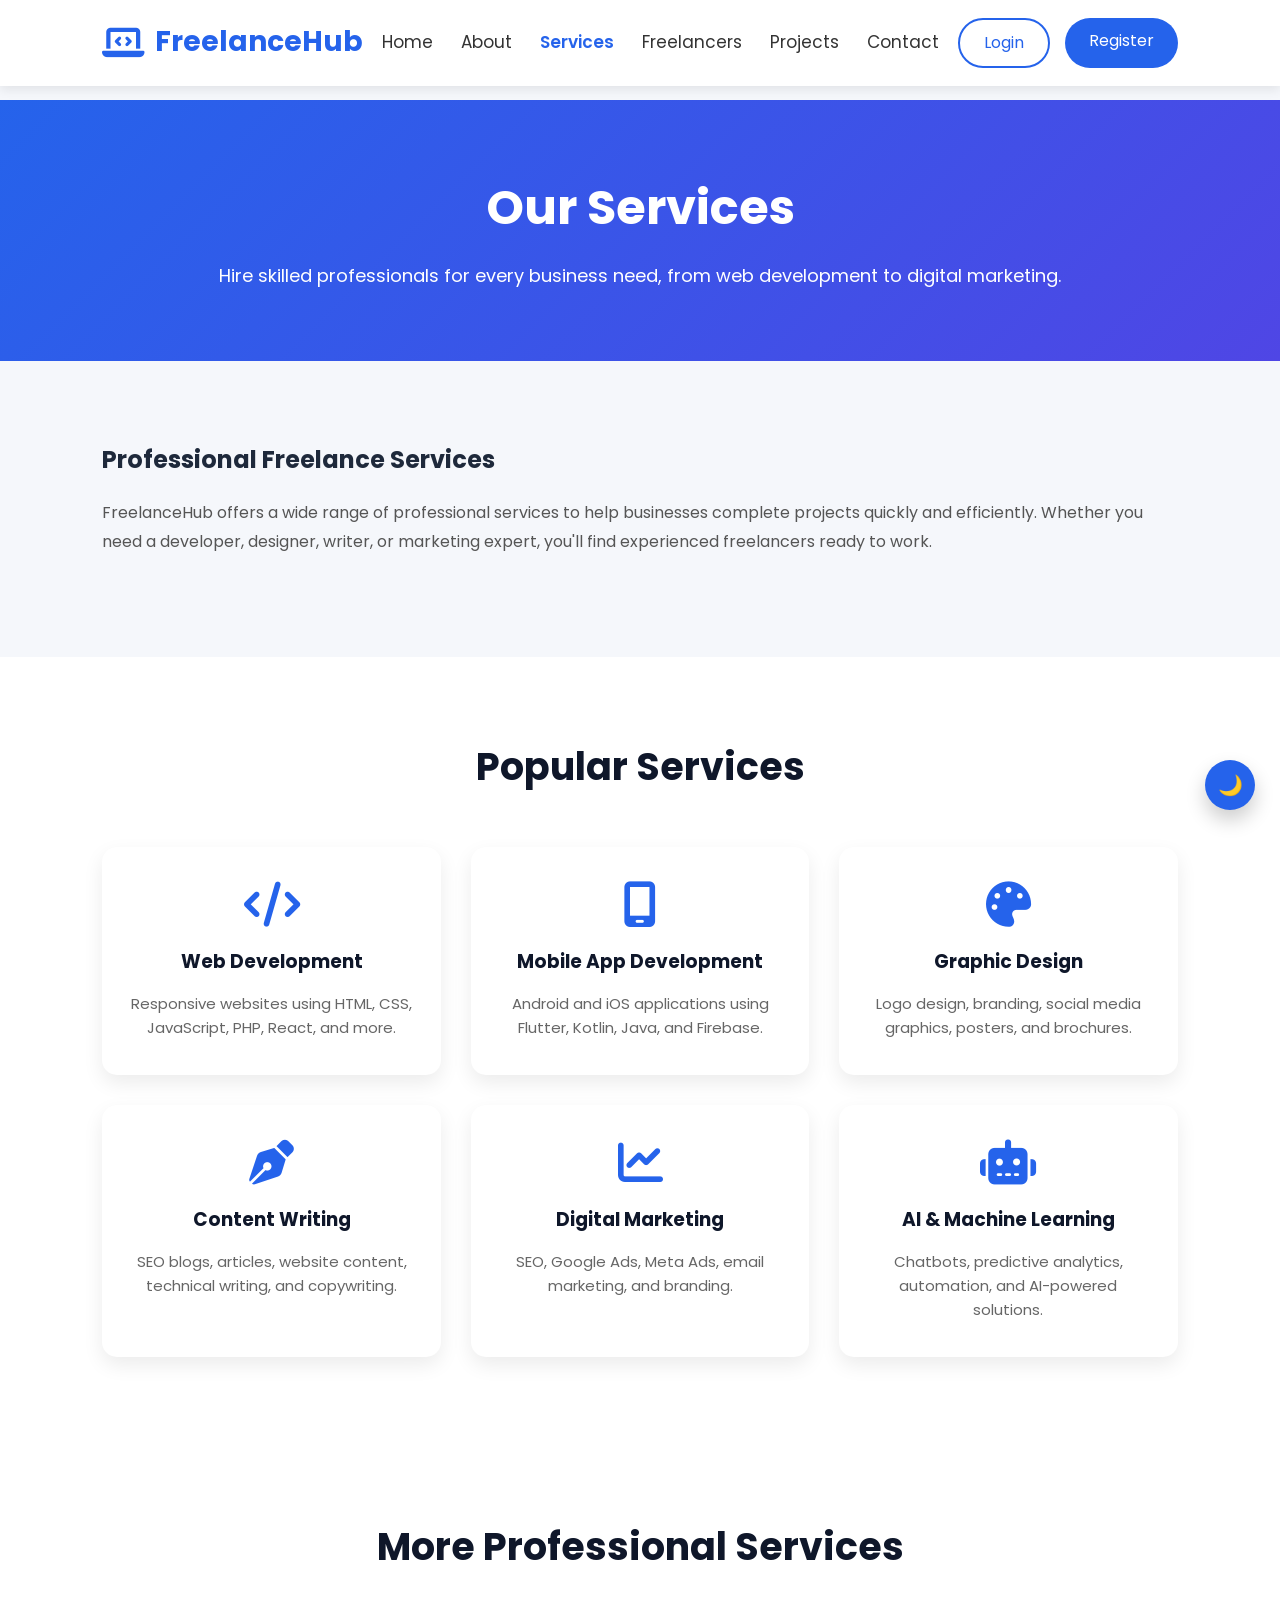
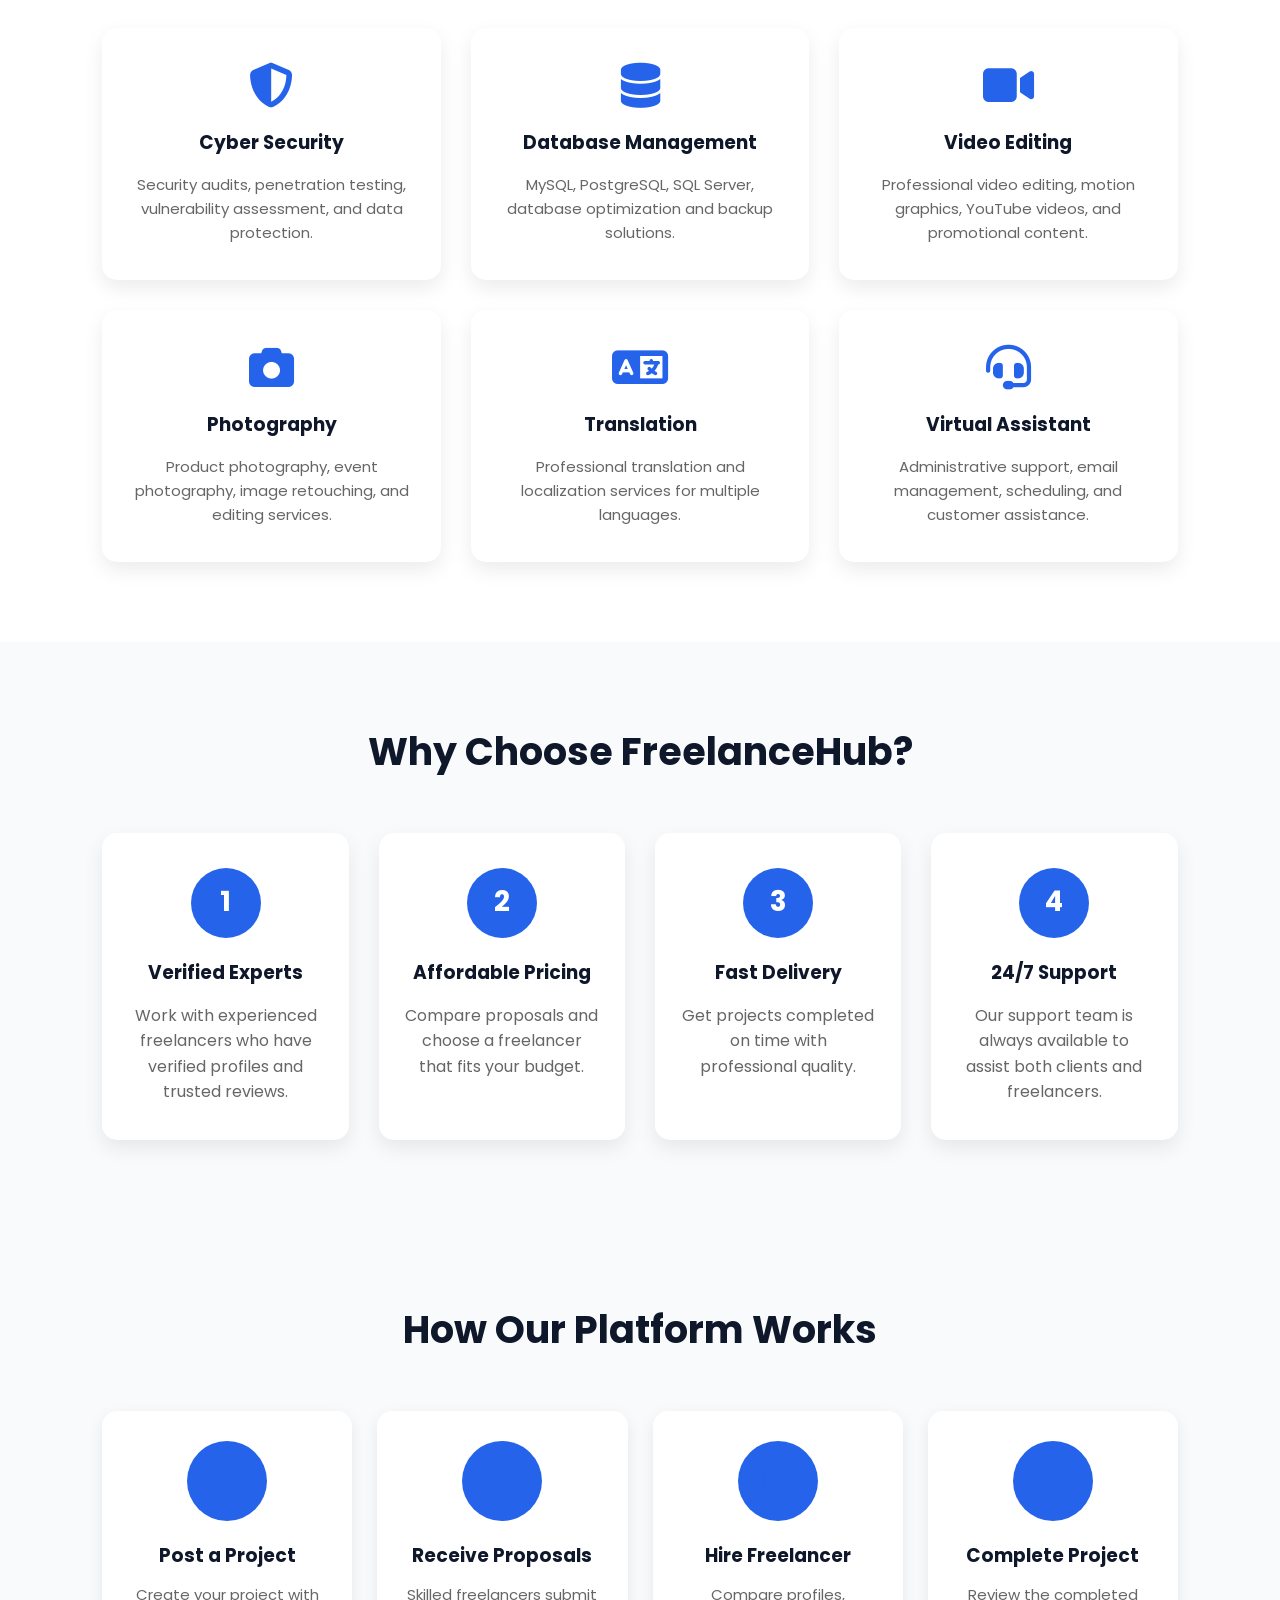
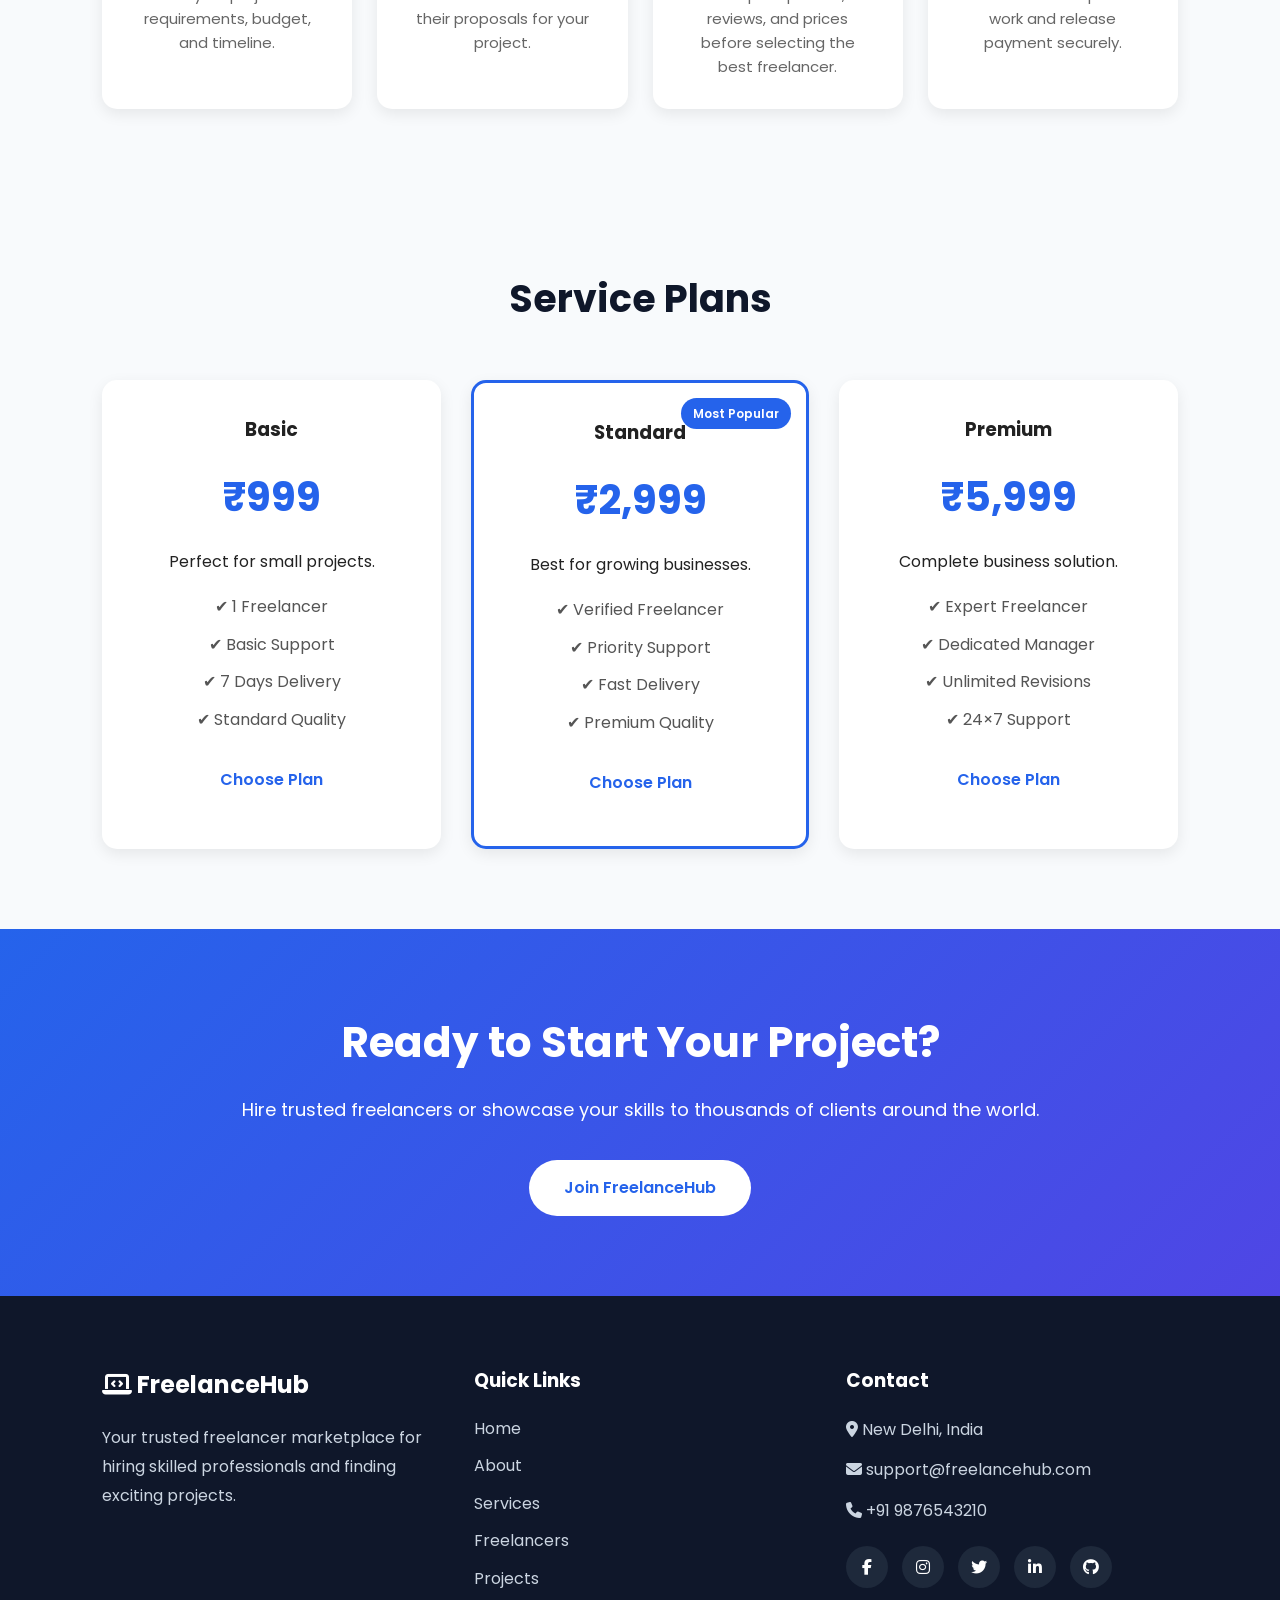
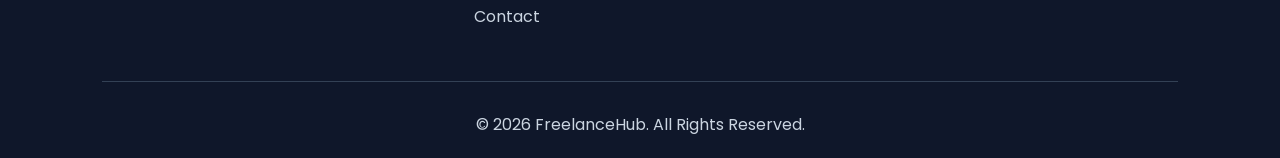
<file: services.html>
<!DOCTYPE html>
<html lang="en">

<head>

    <meta charset="UTF-8">
    <meta name="viewport" content="width=device-width, initial-scale=1.0">

    <title>Services | FreelanceHub</title>

    <link rel="stylesheet" href="style.css">

    <link rel="stylesheet"
    href="https://cdnjs.cloudflare.com/ajax/libs/font-awesome/6.6.0/css/all.min.css">

    <link href="https://fonts.googleapis.com/css2?family=Poppins:wght@300;400;500;600;700&display=swap"
    rel="stylesheet">

</head>

<body>

<!-- ================= HEADER ================= -->

<header>

    <div class="logo">

        <i class="fa-solid fa-laptop-code"></i>

        <span>FreelanceHub</span>

    </div>

    <nav>

        <ul>

            <li><a href="index.html">Home</a></li>

            <li><a href="about.html">About</a></li>

            <li><a href="services.html" class="active">Services</a></li>

            <li><a href="freelancers.html">Freelancers</a></li>

            <li><a href="projects.html">Projects</a></li>

            <li><a href="contact.html">Contact</a></li>

        </ul>

    </nav>

    <div class="nav-btn">

        <a href="login.html" class="login-btn">Login</a>

        <a href="register.html" class="register-btn">Register</a>

    </div>

</header>

<!-- ================= PAGE TITLE ================= -->

<section class="page-title">

    <h1>Our Services</h1>

    <p>

        Hire skilled professionals for every business need,
        from web development to digital marketing.

    </p>

</section>

<!-- ================= INTRODUCTION ================= -->

<section class="about-section">

    <div class="project-content">

        <h2>Professional Freelance Services</h2>

        <p>

            FreelanceHub offers a wide range of professional
            services to help businesses complete projects
            quickly and efficiently. Whether you need a
            developer, designer, writer, or marketing expert,
            you'll find experienced freelancers ready to work.

        </p>

    </div>

</section>

<!-- ================= SERVICES ================= -->

<section class="features">

    <h2 class="section-title">Popular Services</h2>

    <div class="feature-container">

        <!-- Service 1 -->

        <div class="feature-box">

            <i class="fa-solid fa-code"></i>

            <h3>Web Development</h3>

            <p>

                Responsive websites using HTML, CSS,
                JavaScript, PHP, React, and more.

            </p>

        </div>

        <!-- Service 2 -->

        <div class="feature-box">

            <i class="fa-solid fa-mobile-screen"></i>

            <h3>Mobile App Development</h3>

            <p>

                Android and iOS applications using
                Flutter, Kotlin, Java, and Firebase.

            </p>

        </div>

        <!-- Service 3 -->

        <div class="feature-box">

            <i class="fa-solid fa-palette"></i>

            <h3>Graphic Design</h3>

            <p>

                Logo design, branding, social media
                graphics, posters, and brochures.

            </p>

        </div>

        <!-- Service 4 -->

        <div class="feature-box">

            <i class="fa-solid fa-pen-nib"></i>

            <h3>Content Writing</h3>

            <p>

                SEO blogs, articles, website content,
                technical writing, and copywriting.

            </p>

        </div>

        <!-- Service 5 -->

        <div class="feature-box">

            <i class="fa-solid fa-chart-line"></i>

            <h3>Digital Marketing</h3>

            <p>

                SEO, Google Ads, Meta Ads,
                email marketing, and branding.

            </p>

        </div>

        <!-- Service 6 -->

        <div class="feature-box">

            <i class="fa-solid fa-robot"></i>

            <h3>AI & Machine Learning</h3>

            <p>

                Chatbots, predictive analytics,
                automation, and AI-powered solutions.

            </p>

        </div>

    </div>

</section>
<!-- ================= MORE SERVICES ================= -->

<section class="features">

    <h2 class="section-title">More Professional Services</h2>

    <div class="feature-container">

        <!-- Service 7 -->

        <div class="feature-box">

            <i class="fa-solid fa-shield-halved"></i>

            <h3>Cyber Security</h3>

            <p>
                Security audits, penetration testing,
                vulnerability assessment, and data protection.
            </p>

        </div>

        <!-- Service 8 -->

        <div class="feature-box">

            <i class="fa-solid fa-database"></i>

            <h3>Database Management</h3>

            <p>
                MySQL, PostgreSQL, SQL Server,
                database optimization and backup solutions.
            </p>

        </div>

        <!-- Service 9 -->

        <div class="feature-box">

            <i class="fa-solid fa-video"></i>

            <h3>Video Editing</h3>

            <p>
                Professional video editing, motion graphics,
                YouTube videos, and promotional content.
            </p>

        </div>

        <!-- Service 10 -->

        <div class="feature-box">

            <i class="fa-solid fa-camera"></i>

            <h3>Photography</h3>

            <p>
                Product photography, event photography,
                image retouching, and editing services.
            </p>

        </div>

        <!-- Service 11 -->

        <div class="feature-box">

            <i class="fa-solid fa-language"></i>

            <h3>Translation</h3>

            <p>
                Professional translation and localization
                services for multiple languages.
            </p>

        </div>

        <!-- Service 12 -->

        <div class="feature-box">

            <i class="fa-solid fa-headset"></i>

            <h3>Virtual Assistant</h3>

            <p>
                Administrative support, email management,
                scheduling, and customer assistance.
            </p>

        </div>

    </div>

</section>

<!-- ================= WHY CHOOSE US ================= -->

<section class="how-it-works">

    <h2 class="section-title">Why Choose FreelanceHub?</h2>

    <div class="steps">

        <div class="step">

            <div class="step-number">1</div>

            <h3>Verified Experts</h3>

            <p>
                Work with experienced freelancers who have
                verified profiles and trusted reviews.
            </p>

        </div>

        <div class="step">

            <div class="step-number">2</div>

            <h3>Affordable Pricing</h3>

            <p>
                Compare proposals and choose a freelancer
                that fits your budget.
            </p>

        </div>

        <div class="step">

            <div class="step-number">3</div>

            <h3>Fast Delivery</h3>

            <p>
                Get projects completed on time with
                professional quality.
            </p>

        </div>

        <div class="step">

            <div class="step-number">4</div>

            <h3>24/7 Support</h3>

            <p>
                Our support team is always available to
                assist both clients and freelancers.
            </p>

        </div>

    </div>

</section>

<!-- ================= SERVICE PROCESS ================= -->

<section class="categories">

    <h2 class="section-title">How Our Platform Works</h2>

    <div class="category-container">

        <div class="category-card">

            <i class="fa-solid fa-file-circle-plus"></i>

            <h3>Post a Project</h3>

            <p>
                Create your project with requirements,
                budget, and timeline.
            </p>

        </div>

        <div class="category-card">

            <i class="fa-solid fa-users"></i>

            <h3>Receive Proposals</h3>

            <p>
                Skilled freelancers submit their proposals
                for your project.
            </p>

        </div>

        <div class="category-card">

            <i class="fa-solid fa-handshake"></i>

            <h3>Hire Freelancer</h3>

            <p>
                Compare profiles, reviews, and prices
                before selecting the best freelancer.
            </p>

        </div>

        <div class="category-card">

            <i class="fa-solid fa-circle-check"></i>

            <h3>Complete Project</h3>

            <p>
                Review the completed work and release
                payment securely.
            </p>

        </div>

    </div>

</section>

<!-- ================= PRICING SECTION ================= -->

<section class="pricing">

    <h2 class="section-title">Service Plans</h2>

    <div class="pricing-container">

        <!-- Basic -->

        <div class="pricing-card">

            <h3>Basic</h3>

            <h1>₹999</h1>

            <p>Perfect for small projects.</p>

            <ul>

                <li>✔ 1 Freelancer</li>
                <li>✔ Basic Support</li>
                <li>✔ 7 Days Delivery</li>
                <li>✔ Standard Quality</li>

            </ul>

            <a href="register.html" class="cta-btn">

                Choose Plan

            </a>

        </div>

        <!-- Standard -->

        <div class="pricing-card popular">

            <span class="badge">Most Popular</span>

            <h3>Standard</h3>

            <h1>₹2,999</h1>

            <p>Best for growing businesses.</p>

            <ul>

                <li>✔ Verified Freelancer</li>
                <li>✔ Priority Support</li>
                <li>✔ Fast Delivery</li>
                <li>✔ Premium Quality</li>

            </ul>

            <a href="register.html" class="cta-btn">

                Choose Plan

            </a>

        </div>

        <!-- Premium -->

        <div class="pricing-card">

            <h3>Premium</h3>

            <h1>₹5,999</h1>

            <p>Complete business solution.</p>

            <ul>

                <li>✔ Expert Freelancer</li>
                <li>✔ Dedicated Manager</li>
                <li>✔ Unlimited Revisions</li>
                <li>✔ 24×7 Support</li>

            </ul>

            <a href="register.html" class="cta-btn">

                Choose Plan

            </a>

        </div>

    </div>

</section>

<!-- ================= CTA ================= -->

<section class="cta">

    <h2>Ready to Start Your Project?</h2>

    <p>

        Hire trusted freelancers or showcase your skills to
        thousands of clients around the world.

    </p>

    <a href="register.html" class="cta-btn">

        Join FreelanceHub

    </a>

</section>

<!-- ================= FOOTER ================= -->

<footer>

    <div class="footer-container">

        <div class="footer-box">

            <h2>

                <i class="fa-solid fa-laptop-code"></i>

                FreelanceHub

            </h2>

            <p>

                Your trusted freelancer marketplace for hiring
                skilled professionals and finding exciting projects.

            </p>

        </div>

        <div class="footer-box">

            <h3>Quick Links</h3>

            <ul>

                <li><a href="index.html">Home</a></li>

                <li><a href="about.html">About</a></li>

                <li><a href="services.html">Services</a></li>

                <li><a href="freelancers.html">Freelancers</a></li>

                <li><a href="projects.html">Projects</a></li>

                <li><a href="contact.html">Contact</a></li>

            </ul>

        </div>

        <div class="footer-box">

            <h3>Contact</h3>

            <p>

                <i class="fa-solid fa-location-dot"></i>

                New Delhi, India

            </p>

            <p>

                <i class="fa-solid fa-envelope"></i>

                support@freelancehub.com

            </p>

            <p>

                <i class="fa-solid fa-phone"></i>

                +91 9876543210

            </p>

            <div class="social-icons">

                <a href="#"><i class="fab fa-facebook-f"></i></a>
                <a href="#"><i class="fab fa-instagram"></i></a>
                <a href="#"><i class="fab fa-twitter"></i></a>
                <a href="#"><i class="fab fa-linkedin-in"></i></a>
                <a href="#"><i class="fab fa-github"></i></a>

            </div>

        </div>

    </div>

    <hr>

    <div class="copyright">

        <p>

            © 2026 FreelanceHub. All Rights Reserved.

        </p>

    </div>

</footer>

<!-- ================= JAVASCRIPT ================= -->

<script src="app.js"></script>

</body>
</html>
</file>
<file: style.css>
/* ============================
   GOOGLE FONT
============================ */

@import url('https://fonts.googleapis.com/css2?family=Poppins:wght@300;400;500;600;700;800&display=swap');

/* ============================
   RESET
============================ */

*{
    margin:0;
    padding:0;
    box-sizing:border-box;
    font-family:'Poppins',sans-serif;
}

html{
    scroll-behavior:smooth;
}

body{
    background:#f5f7fb;
    color:#222;
    overflow-x:hidden;
    line-height:1.6;
}

/* ============================
   VARIABLES
============================ */

:root{

    --primary:#2563eb;
    --secondary:#0f172a;
    --white:#ffffff;
    --light:#f8fafc;
    --gray:#6b7280;
    --dark:#111827;
    --success:#22c55e;

    --shadow:0 10px 25px rgba(0,0,0,.12);

    --radius:12px;

}

/* ============================
   COMMON
============================ */

section{

    padding:80px 8%;

}

.section-title{

    text-align:center;
    font-size:38px;
    color:var(--secondary);
    margin-bottom:50px;
    font-weight:700;

}

img{

    width:100%;
    display:block;

}

a{

    text-decoration:none;

}

ul{

    list-style:none;

}

/* ============================
   HEADER
============================ */

header{

    width:100%;
    position:fixed;
    top:0;
    left:0;

    background:white;

    display:flex;
    justify-content:space-between;
    align-items:center;

    padding:18px 8%;

    z-index:1000;

    box-shadow:0 4px 20px rgba(0,0,0,.08);

}

.logo{

    display:flex;
    align-items:center;
    gap:10px;

    font-size:28px;
    color:var(--primary);
    font-weight:700;

}

.logo i{

    font-size:34px;

}

nav ul{

    display:flex;
    gap:28px;

}

nav ul li a{

    color:#333;
    font-size:17px;
    transition:.3s;

}

nav ul li a:hover{

    color:var(--primary);

}

.active{

    color:var(--primary)!important;
    font-weight:600;

}

.nav-btn{

    display:flex;
    gap:15px;

}

.login-btn{

    padding:10px 24px;

    border:2px solid var(--primary);

    border-radius:40px;

    color:var(--primary);

    transition:.3s;

}

.login-btn:hover{

    background:var(--primary);

    color:white;

}

.register-btn{

    padding:10px 24px;

    background:var(--primary);

    color:white;

    border-radius:40px;

    transition:.3s;

}

.register-btn:hover{

    background:#1d4ed8;

}

.menu-btn{

    display:none;

    font-size:28px;

    cursor:pointer;

}

/* ============================
   HERO SECTION
============================ */

.hero{

    margin-top:90px;

    display:grid;

    grid-template-columns:repeat(2,1fr);

    align-items:center;

    gap:60px;

    min-height:100vh;

}

.hero-left h1{

    font-size:60px;

    line-height:1.2;

    margin-bottom:25px;

    color:var(--secondary);

}

.hero-left span{

    color:var(--primary);

}

.hero-left p{

    color:var(--gray);

    font-size:18px;

    margin-bottom:35px;

}

.hero-buttons{

    display:flex;

    gap:20px;

    margin-bottom:35px;

}

.btn-primary{

    padding:15px 34px;

    background:var(--primary);

    color:white;

    border-radius:50px;

    transition:.3s;

}

.btn-primary:hover{

    transform:translateY(-5px);

    box-shadow:var(--shadow);

}

.btn-secondary{

    padding:15px 34px;

    border:2px solid var(--primary);

    border-radius:50px;

    color:var(--primary);

    transition:.3s;

}

.btn-secondary:hover{

    background:var(--primary);

    color:white;

}

.search-box{

    display:flex;

    width:100%;

    background:white;

    border-radius:60px;

    overflow:hidden;

    box-shadow:var(--shadow);

}

.search-box input{

    flex:1;

    padding:18px 25px;

    border:none;

    outline:none;

    font-size:17px;

}

.search-box button{

    width:70px;

    border:none;

    background:var(--primary);

    color:white;

    cursor:pointer;

    font-size:20px;

}

.hero-right img{

    animation:float 4s infinite ease-in-out;

}

/* Floating Animation */

@keyframes float{

0%{

transform:translateY(0);

}

50%{

transform:translateY(-15px);

}

100%{

transform:translateY(0);

}

}

/*=====================================
      STATISTICS SECTION
======================================*/

.stats{
    background:#ffffff;
    display:grid;
    grid-template-columns:repeat(4,1fr);
    gap:25px;
    margin-top:20px;
}

.stat-box{
    background:#fff;
    padding:35px;
    border-radius:15px;
    text-align:center;
    box-shadow:0 10px 25px rgba(0,0,0,.08);
    transition:.3s;
}

.stat-box:hover{
    transform:translateY(-10px);
}

.stat-box h2{
    color:var(--primary);
    font-size:40px;
    margin-bottom:10px;
}

.stat-box p{
    color:#666;
    font-size:18px;
}


/*=====================================
        CATEGORY SECTION
======================================*/

.categories{
    background:#f8fafc;
}

.category-container{

    display:grid;
    grid-template-columns:repeat(auto-fit,minmax(230px,1fr));
    gap:30px;

}

.category-card{

    background:white;
    border-radius:15px;
    padding:35px 25px;
    text-align:center;
    transition:.4s;
    box-shadow:0 8px 20px rgba(0,0,0,.08);

}

.category-card:hover{

    transform:translateY(-12px);
    box-shadow:0 20px 35px rgba(0,0,0,.12);

}

.category-card i{

    width:80px;
    height:80px;
    line-height:80px;

    border-radius:50%;

    background:var(--primary);

    color:white;

    font-size:34px;

    margin-bottom:20px;

}

.category-card h3{

    margin-bottom:12px;
    color:var(--secondary);

}

.category-card p{

    color:#666;
    font-size:15px;

}


/*=====================================
      FREELANCERS SECTION
======================================*/

.freelancers{

    background:white;

}

.freelancer-container{

    display:grid;

    grid-template-columns:repeat(auto-fit,minmax(260px,1fr));

    gap:30px;

}

.freelancer-card{

    background:white;

    border-radius:20px;

    overflow:hidden;

    text-align:center;

    box-shadow:0 10px 25px rgba(0,0,0,.08);

    transition:.4s;

}

.freelancer-card:hover{

    transform:translateY(-12px);

}

.freelancer-card img{

    width:120px;
    height:120px;

    object-fit:cover;

    border-radius:50%;

    margin:30px auto 20px;

    border:5px solid #e5e7eb;

}

.freelancer-card h3{

    color:var(--secondary);

    margin-bottom:10px;

}

.freelancer-card p{

    color:#777;

    margin-bottom:10px;

}

.rating{

    color:#ffc107;

    margin-bottom:15px;

    font-size:18px;

}

.freelancer-card h4{

    color:var(--primary);

    margin-bottom:20px;

}

.hire-btn{

    display:inline-block;

    margin-bottom:30px;

    padding:12px 28px;

    background:var(--primary);

    color:white;

    border-radius:40px;

    transition:.3s;

}

.hire-btn:hover{

    background:#1d4ed8;

}


/*=====================================
       PROJECT SECTION
======================================*/

.projects{

    background:#f8fafc;

}

.project-container{

    display:grid;

    grid-template-columns:repeat(auto-fit,minmax(320px,1fr));

    gap:30px;

}

.project-card{

    background:white;

    border-radius:18px;

    padding:30px;

    box-shadow:0 8px 20px rgba(0,0,0,.08);

    transition:.3s;

}

.project-card:hover{

    transform:translateY(-10px);

}

.tag{

    display:inline-block;

    padding:8px 16px;

    background:#e0f2fe;

    color:var(--primary);

    border-radius:30px;

    font-size:14px;

    margin-bottom:20px;

}

.project-card h3{

    margin-bottom:15px;

    color:var(--secondary);

}

.project-card p{

    color:#666;

    margin-bottom:20px;

}

.project-info{

    display:flex;

    justify-content:space-between;

    margin-bottom:25px;

    color:#555;

}

.project-btn{

    display:block;

    text-align:center;

    padding:14px;

    background:var(--primary);

    color:white;

    border-radius:10px;

    transition:.3s;

}

.project-btn:hover{

    background:#1d4ed8;

}

/*=====================================
        WHY CHOOSE US
======================================*/

.features{
    background:#ffffff;
}

.feature-container{
    display:grid;
    grid-template-columns:repeat(auto-fit,minmax(250px,1fr));
    gap:30px;
}

.feature-box{
    background:#fff;
    padding:35px 25px;
    text-align:center;
    border-radius:15px;
    box-shadow:0 8px 20px rgba(0,0,0,.08);
    transition:.3s;
}

.feature-box:hover{
    transform:translateY(-10px);
}

.feature-box i{
    font-size:45px;
    color:var(--primary);
    margin-bottom:20px;
}

.feature-box h3{
    color:var(--secondary);
    margin-bottom:15px;
}

.feature-box p{
    color:#666;
    font-size:15px;
}

/*=====================================
        HOW IT WORKS
======================================*/

.how-it-works{
    background:#f8fafc;
}

.steps{
    display:grid;
    grid-template-columns:repeat(auto-fit,minmax(220px,1fr));
    gap:30px;
}

.step{
    background:#fff;
    padding:35px 25px;
    text-align:center;
    border-radius:15px;
    box-shadow:0 8px 20px rgba(0,0,0,.08);
    transition:.3s;
}

.step:hover{
    transform:translateY(-10px);
}

.step-number{
    width:70px;
    height:70px;
    margin:auto;
    margin-bottom:20px;
    border-radius:50%;
    background:var(--primary);
    color:#fff;
    display:flex;
    justify-content:center;
    align-items:center;
    font-size:28px;
    font-weight:700;
}

.step h3{
    margin-bottom:15px;
    color:var(--secondary);
}

.step p{
    color:#666;
}

/*=====================================
        TESTIMONIALS
======================================*/

.testimonials{
    background:#ffffff;
}

.testimonial-container{
    display:grid;
    grid-template-columns:repeat(auto-fit,minmax(300px,1fr));
    gap:30px;
}

.testimonial-card{
    background:#fff;
    text-align:center;
    padding:30px;
    border-radius:15px;
    box-shadow:0 8px 20px rgba(0,0,0,.08);
    transition:.3s;
}

.testimonial-card:hover{
    transform:translateY(-10px);
}

.testimonial-card img{
    width:90px;
    height:90px;
    border-radius:50%;
    object-fit:cover;
    margin:auto;
    margin-bottom:20px;
}

.testimonial-card h3{
    color:var(--secondary);
    margin-bottom:10px;
}

.testimonial-card p{
    color:#666;
    font-style:italic;
    margin-bottom:15px;
}

/*=====================================
            CTA
======================================*/

.cta{
    background:linear-gradient(135deg,#2563eb,#4f46e5);
    color:#fff;
    text-align:center;
}

.cta h2{
    font-size:42px;
    margin-bottom:20px;
}

.cta p{
    font-size:18px;
    margin-bottom:35px;
}

.cta-btn{
    display:inline-block;
    padding:15px 35px;
    background:#fff;
    color:var(--primary);
    border-radius:40px;
    font-weight:600;
    transition:.3s;
}

.cta-btn:hover{
    transform:translateY(-5px);
}

/*=====================================
            FAQ
======================================*/

.faq{
    background:#f8fafc;
}

.faq-container{
    max-width:900px;
    margin:auto;
}

.faq-item{
    background:#fff;
    padding:25px;
    margin-bottom:20px;
    border-radius:12px;
    box-shadow:0 5px 15px rgba(0,0,0,.08);
}

.faq-item h3{
    color:var(--primary);
    margin-bottom:12px;
}

.faq-item p{
    color:#666;
}

/*=====================================
        NEWSLETTER
======================================*/

.newsletter{
    background:#2563eb;
    text-align:center;
    color:#fff;
}

.newsletter h2{
    font-size:38px;
    margin-bottom:20px;
}

.newsletter p{
    margin-bottom:30px;
}

.newsletter-form{
    display:flex;
    justify-content:center;
    flex-wrap:wrap;
    gap:15px;
}

.newsletter-form input{
    width:380px;
    max-width:100%;
    padding:15px;
    border:none;
    outline:none;
    border-radius:50px;
    font-size:16px;
}

.newsletter-form button{
    padding:15px 35px;
    border:none;
    border-radius:50px;
    background:#111827;
    color:#fff;
    cursor:pointer;
    transition:.3s;
}

.newsletter-form button:hover{
    background:#000;
}
/*=====================================
            FOOTER
======================================*/

footer{
    background:#0f172a;
    color:#fff;
    padding:70px 8% 20px;
}

.footer-container{
    display:grid;
    grid-template-columns:repeat(auto-fit,minmax(250px,1fr));
    gap:40px;
    margin-bottom:40px;
}

.footer-box h2,
.footer-box h3{
    margin-bottom:20px;
}

.footer-box p{
    color:#cbd5e1;
    line-height:1.8;
    margin-bottom:12px;
}

.footer-box ul{
    list-style:none;
}

.footer-box ul li{
    margin-bottom:12px;
}

.footer-box ul li a{
    color:#cbd5e1;
    text-decoration:none;
    transition:.3s;
}

.footer-box ul li a:hover{
    color:#ffffff;
    padding-left:6px;
}

.social-icons{
    margin-top:20px;
}

.social-icons a{
    display:inline-flex;
    align-items:center;
    justify-content:center;
    width:42px;
    height:42px;
    background:#1e293b;
    color:#fff;
    border-radius:50%;
    margin-right:10px;
    transition:.3s;
}

.social-icons a:hover{
    background:var(--primary);
    transform:translateY(-5px);
}

footer hr{
    border:none;
    height:1px;
    background:#334155;
    margin:30px 0;
}

.copyright{
    text-align:center;
    color:#cbd5e1;
}

/*=====================================
      SCROLLBAR
======================================*/

::-webkit-scrollbar{
    width:10px;
}

::-webkit-scrollbar-track{
    background:#e5e7eb;
}

::-webkit-scrollbar-thumb{
    background:var(--primary);
    border-radius:20px;
}

::-webkit-scrollbar-thumb:hover{
    background:#1d4ed8;
}

/*=====================================
      BACK TO TOP BUTTON
======================================*/

.back-top{
    position:fixed;
    right:25px;
    bottom:25px;
    width:50px;
    height:50px;
    background:var(--primary);
    color:#fff;
    border-radius:50%;
    display:flex;
    align-items:center;
    justify-content:center;
    font-size:20px;
    cursor:pointer;
    box-shadow:var(--shadow);
    transition:.3s;
    z-index:999;
}

.back-top:hover{
    transform:translateY(-6px);
}

/*=====================================
        DARK MODE
======================================*/

body.dark{
    background:#111827;
    color:#fff;
}

body.dark header{
    background:#1f2937;
}

body.dark .category-card,
body.dark .project-card,
body.dark .freelancer-card,
body.dark .feature-box,
body.dark .step,
body.dark .testimonial-card,
body.dark .faq-item{
    background:#1f2937;
    color:#fff;
}

body.dark .section-title,
body.dark h1,
body.dark h2,
body.dark h3,
body.dark h4{
    color:#fff;
}

body.dark p{
    color:#d1d5db;
}

/*=====================================
       ANIMATIONS
======================================*/

@keyframes fadeUp{

    from{
        opacity:0;
        transform:translateY(50px);
    }

    to{
        opacity:1;
        transform:translateY(0);
    }

}

.hero,
.stats,
.categories,
.freelancers,
.projects,
.features,
.how-it-works,
.testimonials,
.faq,
.newsletter,
footer{

    animation:fadeUp 1s ease;

}

/*=====================================
       RESPONSIVE
======================================*/

@media(max-width:992px){

.hero{

    grid-template-columns:1fr;
    text-align:center;

}

.hero-buttons{

    justify-content:center;

}

.search-box{

    margin:auto;

}

.stats{

    grid-template-columns:repeat(2,1fr);

}

}

@media(max-width:768px){

header{

    padding:18px 5%;

}

nav{

    display:none;

}

.menu-btn{

    display:block;

}

.hero-left h1{

    font-size:42px;

}

.section-title{

    font-size:30px;

}

.stats{

    grid-template-columns:1fr;

}

.category-container,
.freelancer-container,
.project-container,
.feature-container,
.steps,
.testimonial-container,
.footer-container{

    grid-template-columns:1fr;

}

.newsletter-form{

    flex-direction:column;

}

.newsletter-form input{

    width:100%;

}

}

@media(max-width:480px){

.hero-left h1{

    font-size:34px;

}

.hero-left p{

    font-size:15px;

}

.btn-primary,
.btn-secondary{

    padding:12px 20px;

}

.logo{

    font-size:22px;

}

.logo i{

    font-size:28px;

}

}
/* Register Page Select Box */

.input-box select{
    width:100%;
    border:none;
    outline:none;
    background:transparent;
    font-size:16px;
    color:#333;
    cursor:pointer;
}
/* ===============================
   PAGE TITLE
================================= */

.page-title{
    margin-top:100px;
    padding:70px 8%;
    text-align:center;
    background:linear-gradient(135deg,#2563eb,#4f46e5);
    color:#fff;
}

.page-title h1{
    font-size:48px;
    margin-bottom:15px;
}

.page-title p{
    font-size:18px;
}

/* ===============================
   SEARCH FILTER
================================= */

.search-filter{
    padding:50px 8%;
    background:#f8fafc;
}

.filters{
    display:flex;
    justify-content:center;
    gap:20px;
    flex-wrap:wrap;
    margin-top:30px;
}

.filters select{
    padding:12px 20px;
    border:1px solid #ddd;
    border-radius:10px;
    outline:none;
    font-size:16px;
    cursor:pointer;
}

/* ===============================
   PAGINATION
================================= */

.pagination{
    display:flex;
    justify-content:center;
    gap:15px;
    padding:40px 0 80px;
}

.page-btn{
    width:45px;
    height:45px;
    border:none;
    border-radius:50%;
    background:#2563eb;
    color:#fff;
    cursor:pointer;
    font-size:16px;
    transition:.3s;
}

.page-btn:hover,
.page-btn.active{
    background:#1d4ed8;
}

/* ===============================
   PROJECT DETAILS
================================= */

.project-details{
    padding:80px 8%;
}

.details-container{
    display:grid;
    grid-template-columns:2fr 1fr;
    gap:40px;
}

.project-content h2{
    margin-bottom:20px;
}

.project-content p{
    color:#555;
    line-height:1.8;
}

.info-grid{
    display:grid;
    grid-template-columns:repeat(auto-fit,minmax(180px,1fr));
    gap:20px;
    margin-top:30px;
}

.info-card{
    background:#fff;
    padding:20px;
    text-align:center;
    border-radius:12px;
    box-shadow:0 5px 15px rgba(0,0,0,.08);
}

.info-card i{
    font-size:32px;
    color:#2563eb;
    margin-bottom:10px;
}

.skills{
    display:flex;
    flex-wrap:wrap;
    gap:10px;
    margin-top:20px;
}

.skills span{
    background:#2563eb;
    color:#fff;
    padding:8px 15px;
    border-radius:20px;
}

.project-sidebar{
    display:flex;
    flex-direction:column;
    gap:20px;
}

.sidebar-box{
    background:#fff;
    padding:25px;
    border-radius:12px;
    box-shadow:0 5px 15px rgba(0,0,0,.08);
}

.sidebar-box ul{
    list-style:none;
    padding:0;
}

.sidebar-box ul li{
    margin-bottom:12px;
}

.project-description,
.client-info,
.attachments{
    padding:70px 8%;
}

.project-description ul{
    margin-left:20px;
}

.attachments .project-card{
    text-align:center;
}

@media(max-width:992px){

.details-container{
    grid-template-columns:1fr;
}

}
/* Register Page Select Box */

.input-box select{
    width:100%;
    border:none;
    outline:none;
    background:transparent;
    font-size:16px;
    color:#333;
    cursor:pointer;
}


/* ===============================
   ABOUT PAGE
================================= */

.about-section{
    padding:80px 8%;
}

.about-section h2{
    color:#1e293b;
    margin-bottom:20px;
}

.about-section p{
    color:#555;
    line-height:1.8;
    margin-bottom:20px;
}

@media(max-width:992px){

    .about-section{
        padding:60px 5%;
    }

}

/* ===============================
   PRICING SECTION
================================= */

.pricing{
    padding:80px 8%;
    background:#f8fafc;
}

.pricing-container{
    display:grid;
    grid-template-columns:repeat(auto-fit,minmax(280px,1fr));
    gap:30px;
    margin-top:40px;
}

.pricing-card{
    background:#fff;
    text-align:center;
    padding:35px;
    border-radius:15px;
    box-shadow:0 5px 15px rgba(0,0,0,.08);
    position:relative;
    transition:.3s;
}

.pricing-card:hover{
    transform:translateY(-10px);
}

.pricing-card h1{
    color:#2563eb;
    margin:20px 0;
    font-size:40px;
}

.pricing-card ul{
    list-style:none;
    padding:0;
    margin:20px 0;
}

.pricing-card ul li{
    margin:12px 0;
    color:#555;
}

.popular{
    border:3px solid #2563eb;
}

.badge{
    position:absolute;
    top:15px;
    right:15px;
    background:#2563eb;
    color:#fff;
    padding:6px 12px;
    border-radius:20px;
    font-size:12px;
    font-weight:600;
}

@media(max-width:768px){

.pricing{
    padding:60px 5%;
}

}

/* ===============================
   DASHBOARD
================================= */

.dashboard{
    display:flex;
    min-height:100vh;
    background:#f8fafc;
}

.sidebar{
    width:260px;
    background:#1e293b;
    color:#fff;
    padding:25px;
}

.sidebar-logo{
    text-align:center;
    margin-bottom:30px;
}

.sidebar-logo i{
    font-size:35px;
    color:#3b82f6;
}

.sidebar ul{
    list-style:none;
    padding:0;
}

.sidebar ul li{
    margin:15px 0;
}

.sidebar ul li a{
    color:#fff;
    text-decoration:none;
    display:block;
    padding:12px;
    border-radius:8px;
}

.sidebar ul li.active a,
.sidebar ul li a:hover{
    background:#2563eb;
}

.main-content{
    flex:1;
    padding:30px;
}

.topbar{
    display:flex;
    justify-content:space-between;
    align-items:center;
    margin-bottom:30px;
}

.top-icons{
    display:flex;
    align-items:center;
    gap:20px;
}

.top-icons img{
    width:45px;
    height:45px;
    border-radius:50%;
}

.welcome-card{
    background:linear-gradient(135deg,#2563eb,#4f46e5);
    color:#fff;
    padding:30px;
    border-radius:15px;
    margin-bottom:30px;
}

.dashboard-stats{
    display:grid;
    grid-template-columns:repeat(auto-fit,minmax(220px,1fr));
    gap:20px;
    margin-bottom:30px;
}

.stat-card{
    background:#fff;
    text-align:center;
    padding:25px;
    border-radius:12px;
    box-shadow:0 5px 15px rgba(0,0,0,.08);
}

.stat-card i{
    font-size:35px;
    color:#2563eb;
    margin-bottom:15px;
}

.dashboard-actions{
    display:flex;
    gap:15px;
    flex-wrap:wrap;
    margin-bottom:30px;
}

.dashboard-section{
    background:#fff;
    padding:25px;
    margin-bottom:30px;
    border-radius:12px;
    box-shadow:0 5px 15px rgba(0,0,0,.08);
}

.dashboard-table{
    width:100%;
    border-collapse:collapse;
}

.dashboard-table th,
.dashboard-table td{
    padding:15px;
    border-bottom:1px solid #ddd;
    text-align:left;
}

.status{
    padding:6px 12px;
    border-radius:20px;
    color:#fff;
    font-size:13px;
}

.completed{
    background:#16a34a;
}

.progress{
    background:#2563eb;
}

.pending{
    background:#f59e0b;
}

.message-card{
    display:flex;
    align-items:center;
    justify-content:space-between;
    gap:15px;
    margin:15px 0;
}

.message-card img{
    width:50px;
    height:50px;
    border-radius:50%;
}

.notification-item{
    background:#eef4ff;
    padding:15px;
    margin:12px 0;
    border-radius:8px;
}

.task-list li{
    margin:12px 0;
}

.profile-summary{
    display:flex;
    align-items:center;
    gap:20px;
}

.profile-summary img{
    width:120px;
    height:120px;
    border-radius:50%;
}

.activity-item{
    display:flex;
    gap:15px;
    margin:18px 0;
}

.activity-item i{
    color:#2563eb;
    font-size:20px;
}

@media(max-width:992px){

.dashboard{
    flex-direction:column;
}

.sidebar{
    width:100%;
}

.profile-summary{
    flex-direction:column;
    text-align:center;
}

.topbar{
    flex-direction:column;
    gap:20px;
}

}
/* ================= PROFILE PAGE ================= */


.profile-banner{
    background:#f8fafc;
}


.profile-cover{
    height:220px;
    background:linear-gradient(135deg,#2563eb,#4f46e5);
}


.profile-info{
    display:flex;
    align-items:center;
    gap:30px;
    padding:30px 8%;
    background:white;
}


.profile-img{
    width:150px;
    height:150px;
    border-radius:50%;
    border:5px solid white;
    margin-top:-90px;
}


.profile-section{
    padding:60px 8%;
}


.profile-container{
    display:grid;
    grid-template-columns:2fr 1fr;
    gap:30px;
}


.skills{
    display:flex;
    flex-wrap:wrap;
    gap:10px;
}


.skills span{
    background:#2563eb;
    color:white;
    padding:8px 18px;
    border-radius:20px;
}


.experience-card,
.education-card,
.review-card,
.certificate-card,
.portfolio-card{
    background:white;
    padding:25px;
    border-radius:12px;
    box-shadow:0 5px 15px rgba(0,0,0,.08);
    margin:20px 0;
}


.portfolio-container,
.review-container,
.certificate-container{
    display:grid;
    grid-template-columns:repeat(auto-fit,minmax(280px,1fr));
    gap:25px;
}


.portfolio-card img{
    width:100%;
    border-radius:10px;
}


.progress-bar{
    height:10px;
    background:#ddd;
    border-radius:20px;
}


.english{
    width:90%;
    height:100%;
    background:#2563eb;
}


.hindi{
    width:100%;
    height:100%;
    background:#2563eb;
}


.japanese{
    width:50%;
    height:100%;
    background:#2563eb;
}


.contact-profile{
    padding:60px 8%;
    text-align:center;
}


.contact-box{
    background:#f8fafc;
    padding:40px;
    border-radius:15px;
}


@media(max-width:900px){

.profile-info,
.profile-container{
    display:flex;
    flex-direction:column;
    text-align:center;
}

}

/* ===============================
   MESSAGES PAGE
================================ */


.message-page{
    padding:60px 8%;
}


.message-container{
    display:grid;
    grid-template-columns:350px 1fr;
    gap:25px;
    background:white;
    border-radius:15px;
    overflow:hidden;
    box-shadow:0 5px 20px rgba(0,0,0,.08);
}



/* CHAT SIDEBAR */

.chat-sidebar{
    padding:20px;
    border-right:1px solid #ddd;
}


.chat-search{
    display:flex;
    align-items:center;
    background:#f1f5f9;
    padding:10px;
    border-radius:10px;
    margin-bottom:20px;
}


.chat-search input{
    border:none;
    outline:none;
    background:none;
    width:100%;
}


.chat-user{
    display:flex;
    align-items:center;
    gap:15px;
    padding:15px;
    border-radius:10px;
    cursor:pointer;
    margin-bottom:10px;
}


.chat-user:hover,
.chat-user.active{
    background:#eff6ff;
}


.chat-user img{
    width:50px;
    height:50px;
    border-radius:50%;
}


.chat-user p{
    font-size:13px;
    color:#64748b;
}



/* CHAT AREA */

.chat-area{
    display:flex;
    flex-direction:column;
}


.chat-header{
    display:flex;
    align-items:center;
    gap:15px;
    padding:20px;
    border-bottom:1px solid #ddd;
}


.chat-header img{
    width:55px;
    height:55px;
    border-radius:50%;
}


.chat-icons{
    margin-left:auto;
    display:flex;
    gap:20px;
}


.chat-body{
    height:450px;
    padding:20px;
    overflow-y:auto;
}


.message{
    display:flex;
    gap:10px;
    margin-bottom:20px;
}


.message img{
    width:40px;
    height:40px;
    border-radius:50%;
}


.message-content{
    max-width:65%;
    padding:12px 18px;
    border-radius:15px;
}


.message-content span{
    font-size:12px;
    color:#64748b;
}


.received .message-content{
    background:#f1f5f9;
}


.sent{
    justify-content:flex-end;
}


.sent .message-content{
    background:#2563eb;
    color:white;
}



/* INPUT */

.message-input{
    display:flex;
    gap:10px;
    padding:20px;
    border-top:1px solid #ddd;
}


.message-input input{
    flex:1;
    padding:12px;
    border-radius:25px;
    border:1px solid #ddd;
}


.message-input button{
    width:45px;
    height:45px;
    border-radius:50%;
    border:none;
    cursor:pointer;
}


.send-btn{
    background:#2563eb;
    color:white;
}



/* ONLINE USERS */

.online-section{
    padding:60px 8%;
}


.online-container{
    display:grid;
    grid-template-columns:repeat(auto-fit,minmax(220px,1fr));
    gap:20px;
}


.online-card{
    background:white;
    text-align:center;
    padding:25px;
    border-radius:12px;
    box-shadow:0 5px 15px rgba(0,0,0,.08);
}


.online-card img{
    width:80px;
    height:80px;
    border-radius:50%;
}


.online{
    color:green;
}


.offline{
    color:red;
}



/* RESPONSIVE */

@media(max-width:900px){

.message-container{
    grid-template-columns:1fr;
}

.chat-sidebar{
    border-right:none;
}

}


/* ===============================
   CONTACT PAGE
================================ */


.contact-info,
.contact-form-section,
.map-section,
.support-section,
.social-section{

    padding:70px 8%;

}



.contact-container{

    display:grid;

    grid-template-columns:repeat(auto-fit,minmax(220px,1fr));

    gap:25px;

}



.contact-card{

    background:white;

    padding:30px;

    text-align:center;

    border-radius:15px;

    box-shadow:0 5px 15px rgba(0,0,0,.08);

}



.contact-card i{

    font-size:35px;

    color:#2563eb;

    margin-bottom:15px;

}



.form-container{

    background:white;

    padding:40px;

    border-radius:15px;

    box-shadow:0 5px 15px rgba(0,0,0,.08);

}



.input-group{

    margin-bottom:20px;

}



.input-group input,
.input-group textarea{

    width:100%;

    padding:15px;

    border:1px solid #ddd;

    border-radius:10px;

    outline:none;

}



.form-content button{

    background:#2563eb;

    color:white;

    padding:14px 30px;

    border:none;

    border-radius:25px;

    cursor:pointer;

}



.map-container{

    border-radius:15px;

    overflow:hidden;

}



.support-container{

    display:grid;

    grid-template-columns:repeat(auto-fit,minmax(250px,1fr));

    gap:25px;

}



.support-card{

    background:white;

    padding:30px;

    text-align:center;

    border-radius:15px;

    box-shadow:0 5px 15px rgba(0,0,0,.08);

}



.support-card i{

    font-size:35px;

    color:#2563eb;

}



.support-card a{

    display:inline-block;

    margin-top:15px;

    color:#2563eb;

    text-decoration:none;

    font-weight:600;

}



.social-section{

    text-align:center;

}



.social-large{

    margin-top:30px;

}



.social-large a{

    display:inline-flex;

    justify-content:center;

    align-items:center;

    width:50px;

    height:50px;

    margin:10px;

    background:#2563eb;

    color:white;

    border-radius:50%;

    font-size:20px;

}



@media(max-width:768px){


.contact-info,
.contact-form-section,
.map-section,
.support-section,
.social-section{

    padding:50px 5%;

}


}



/* ===============================
   FAQ PAGE
================================ */


.faq-hero{

    padding:80px 8%;

    text-align:center;

    background:linear-gradient(135deg,#2563eb,#4f46e5);

    color:white;

}



.faq-hero h1{

    font-size:45px;

}



.faq-search{

    display:flex;

    justify-content:center;

    margin-top:30px;

}



.faq-search input{

    width:400px;

    padding:15px;

    border:none;

    outline:none;

    border-radius:25px 0 0 25px;

}



.faq-search button{

    padding:15px 25px;

    border:none;

    background:#111827;

    color:white;

    border-radius:0 25px 25px 0;

}




.faq-category,
.faq-section{

    padding:70px 8%;

}



.category-container{

    display:grid;

    grid-template-columns:repeat(auto-fit,minmax(230px,1fr));

    gap:25px;

}



.category-card{

    background:white;

    padding:30px;

    text-align:center;

    border-radius:15px;

    box-shadow:0 5px 15px rgba(0,0,0,.08);

}



.category-card i{

    font-size:35px;

    color:#2563eb;

}



.faq-container{

    max-width:900px;

    margin:auto;

}



.faq-item{

    background:white;

    margin:15px 0;

    border-radius:10px;

    box-shadow:0 5px 15px rgba(0,0,0,.08);

    overflow:hidden;

}



.faq-question{

    display:flex;

    justify-content:space-between;

    align-items:center;

    padding:20px;

    cursor:pointer;

}



.faq-answer{

    display:none;

    padding:0 20px 20px;

    color:#64748b;

}



.faq-item.active .faq-answer{

    display:block;

}



.faq-item.active .faq-question{

    color:#2563eb;

}



@media(max-width:600px){


.faq-search{

    flex-direction:column;

}


.faq-search input{

    width:100%;

    border-radius:25px;

}


.faq-search button{

    margin-top:10px;

    border-radius:25px;

}


.faq-hero h1{

    font-size:32px;

}


}
/* Register Page Select Box */

.input-box select{
    width:100%;
    border:none;
    outline:none;
    background:transparent;
    font-size:16px;
    color:#333;
    cursor:pointer;
}
/* Login Page */

.login-page{

display:flex;

justify-content:center;

align-items:center;

min-height:100vh;

padding:120px 8%;

background:#f5f7fb;

}

.login-container{

display:grid;

grid-template-columns:1fr 1fr;

background:#fff;

border-radius:20px;

overflow:hidden;

box-shadow:0 10px 30px rgba(0,0,0,.1);

max-width:1000px;

width:100%;

}

.login-image{

background:#2563eb;

display:flex;

justify-content:center;

align-items:center;

padding:40px;

}

.login-image img{

max-width:100%;

}

.login-form{

padding:50px;

}

.login-form h2{

font-size:35px;

margin-bottom:10px;

}

.login-form p{

margin-bottom:30px;

color:#666;

}

.input-box{

display:flex;

align-items:center;

background:#f1f5f9;

padding:15px;

margin-bottom:20px;

border-radius:10px;

}

.input-box i{

margin-right:12px;

color:#2563eb;

}

.input-box input{

flex:1;

border:none;

background:transparent;

outline:none;

font-size:16px;

}

#togglePassword{

cursor:pointer;

}

.remember{

display:flex;

justify-content:space-between;

margin-bottom:25px;

font-size:14px;

}

.login-form button{

width:100%;

padding:15px;

background:#2563eb;

color:white;

border:none;

border-radius:10px;

font-size:17px;

cursor:pointer;

transition:.3s;

}

.login-form button:hover{

background:#1d4ed8;

}

.register-link{

text-align:center;

margin-top:20px;

}

.register-link a{

color:#2563eb;

font-weight:600;

}

@media(max-width:768px){

.login-container{

grid-template-columns:1fr;

}

.login-image{

display:none;

}

}
</file>
